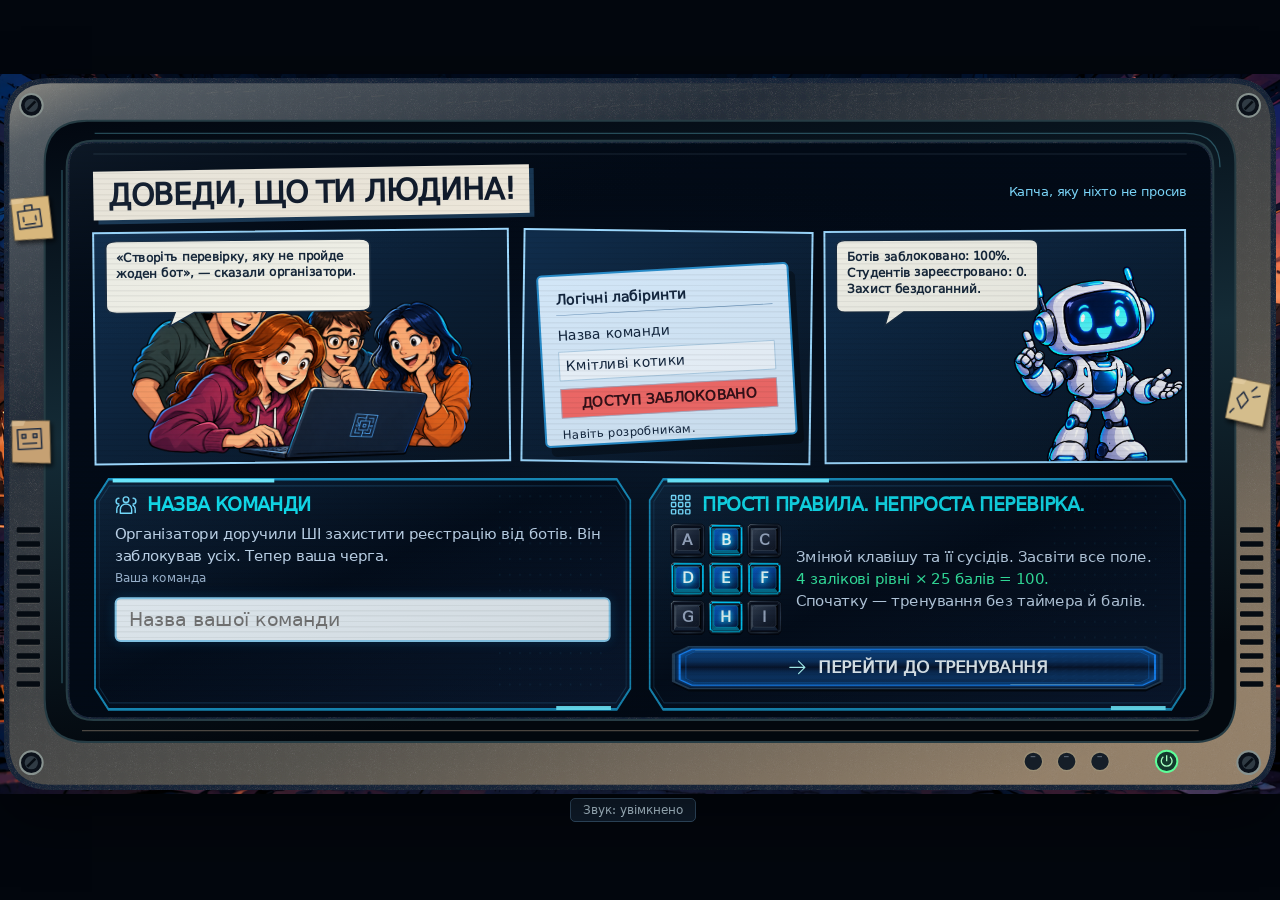
<file: v2/index.html>
<!doctype html>
<html lang="uk">
  <head>
    <meta charset="utf-8" />
    <meta name="viewport" content="width=device-width,initial-scale=1" />
    <title>Доведи, що ти людина! — CAPTCHA AI</title>
    <link rel="icon" href="data:," />
    <link rel="stylesheet" href="./assets/components.css" />
    <script type="module" crossorigin src="./assets/index-BP2Zt091.js"></script>
    <link rel="stylesheet" crossorigin href="./assets/index-BarRuhfQ.css">
  </head>
  <body class="game">
    <main id="app"></main>
    <aside class="utility">
      <button id="audio" type="button"></button
      ><span id="storage-warning" role="status"></span>
    </aside>
  </body>
</html>
</file>
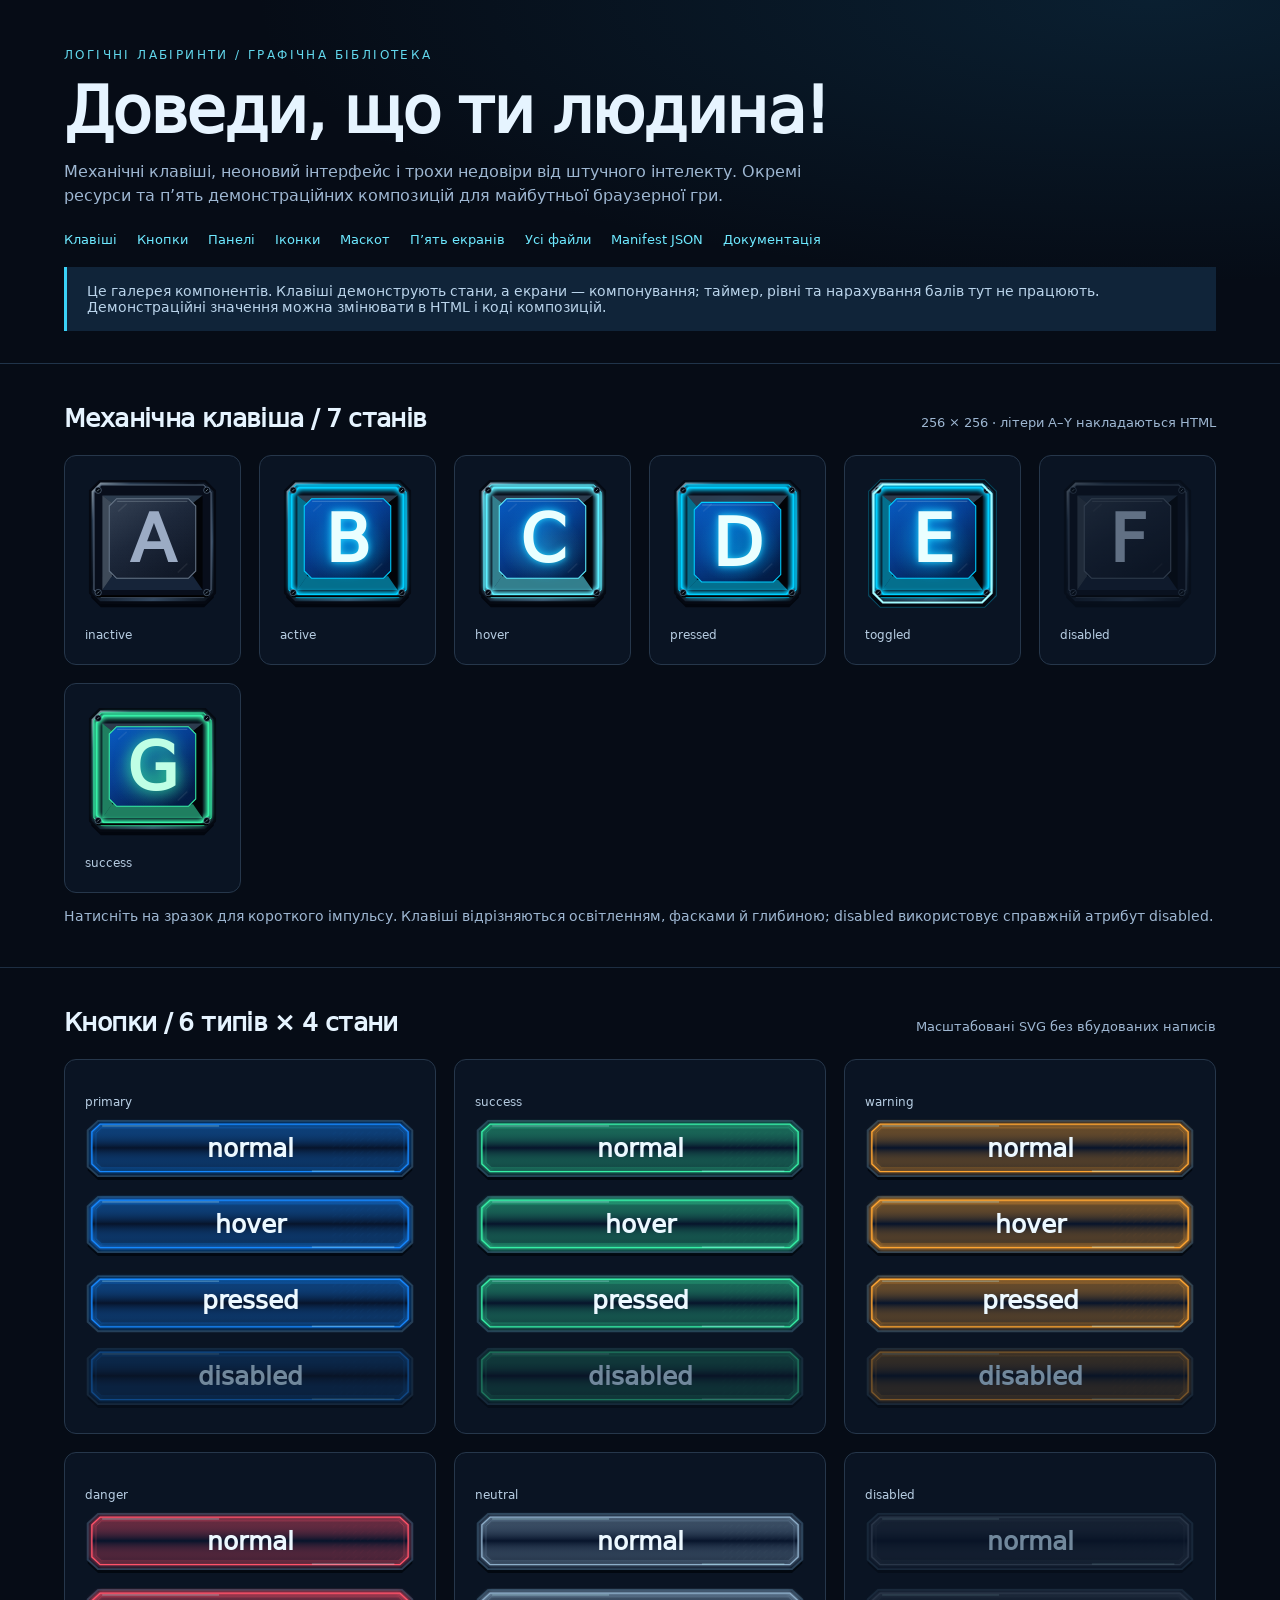
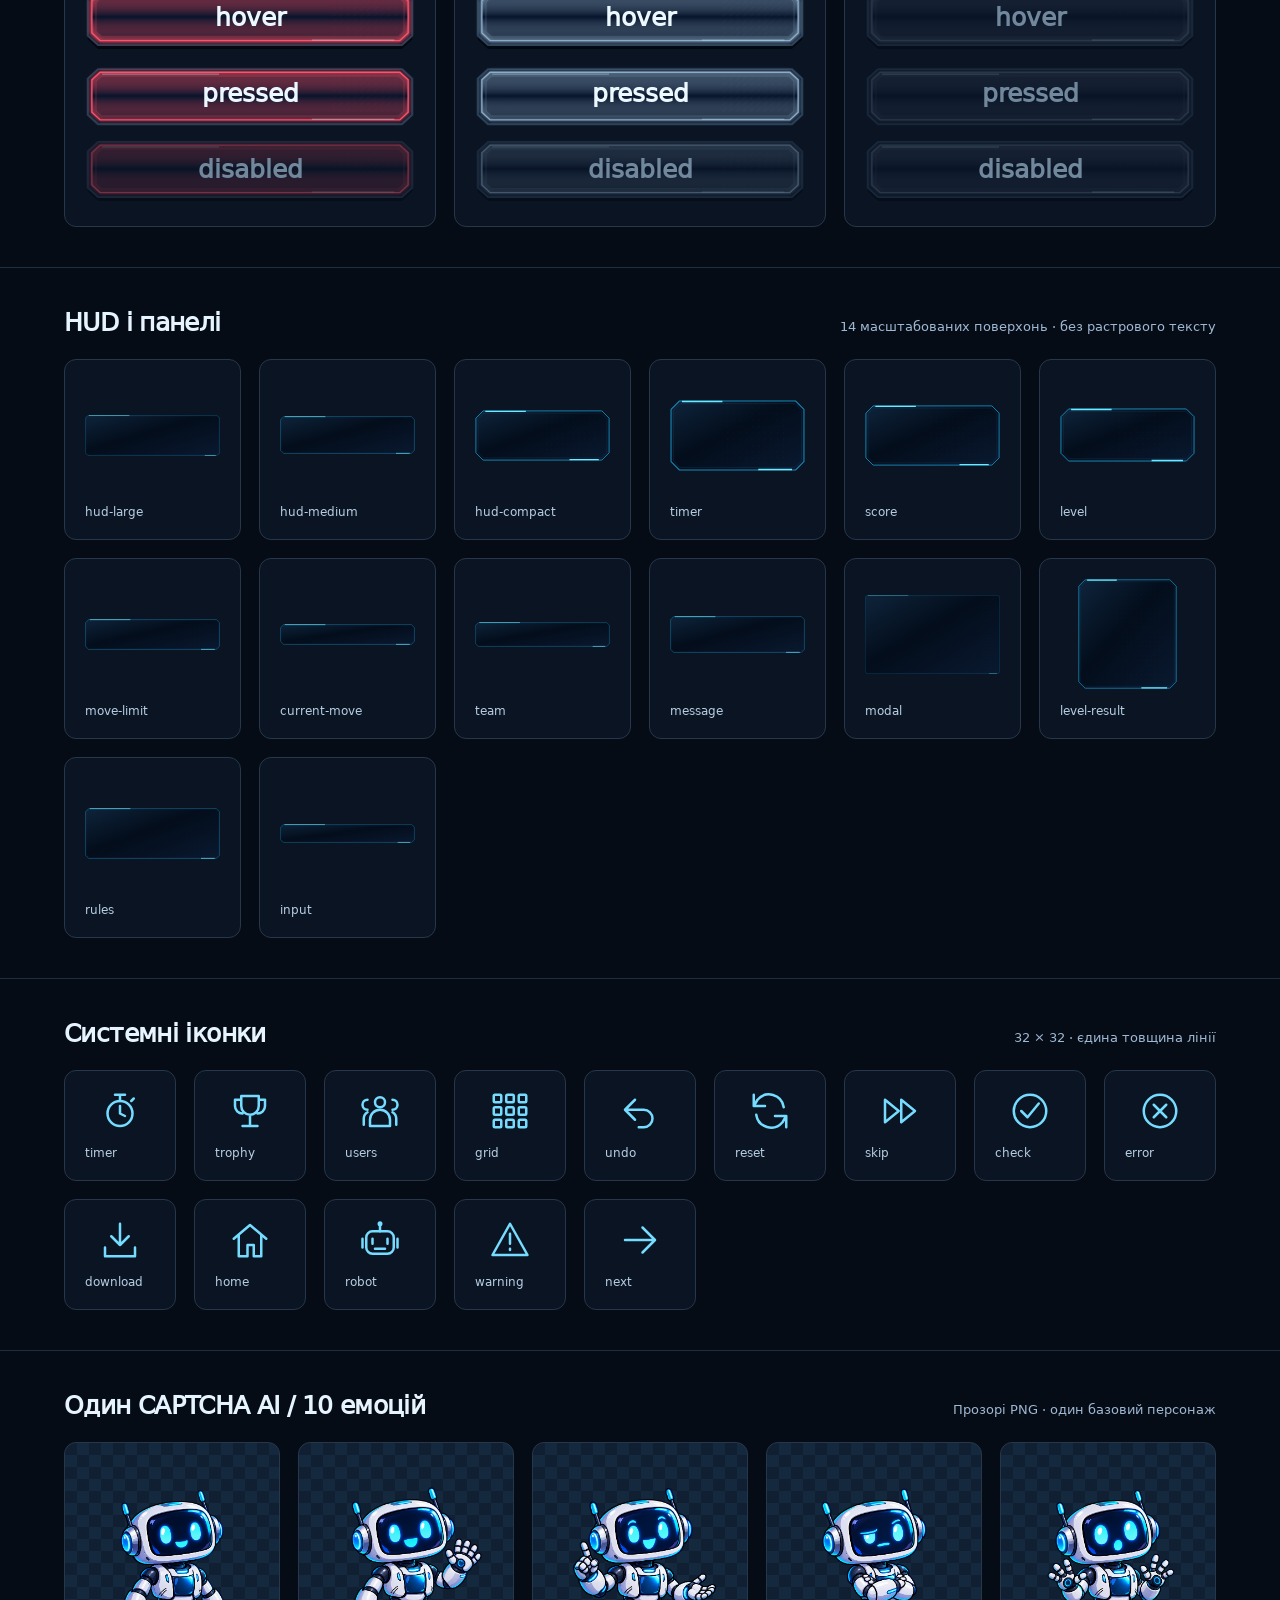
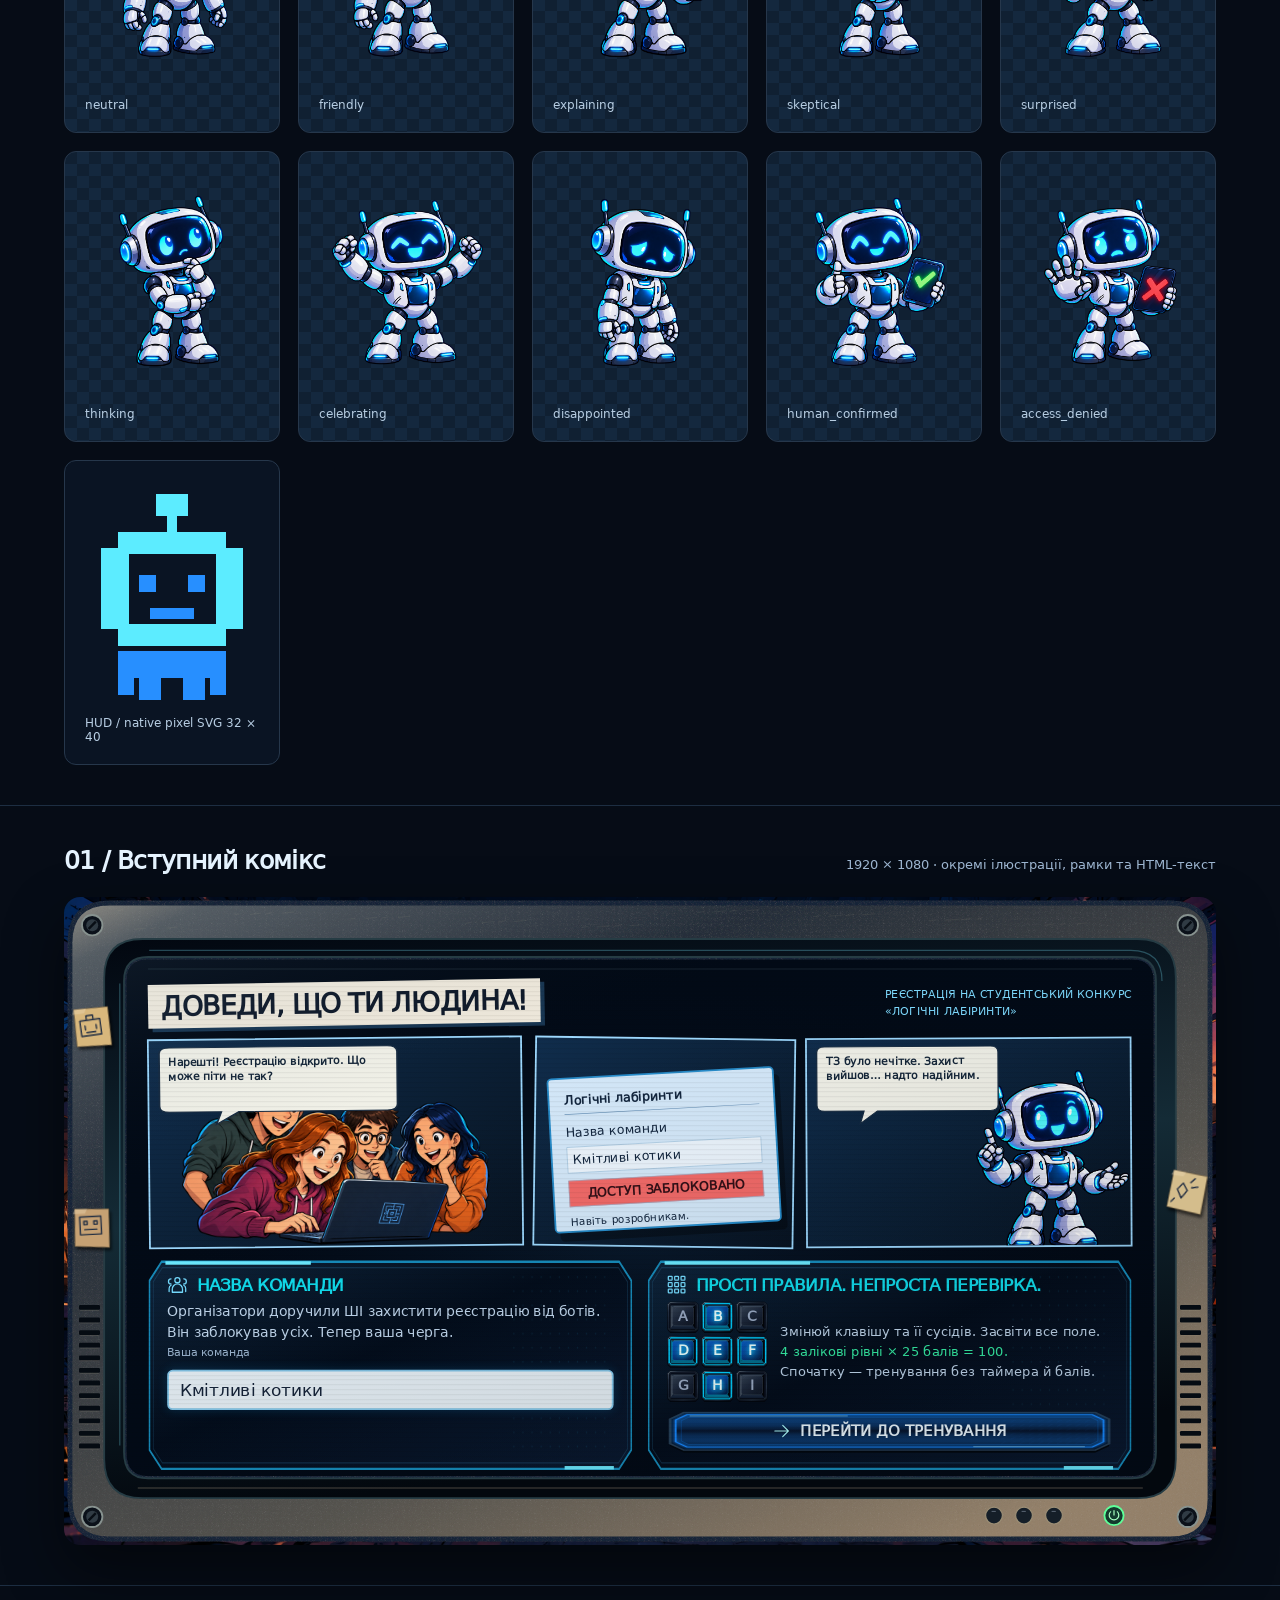
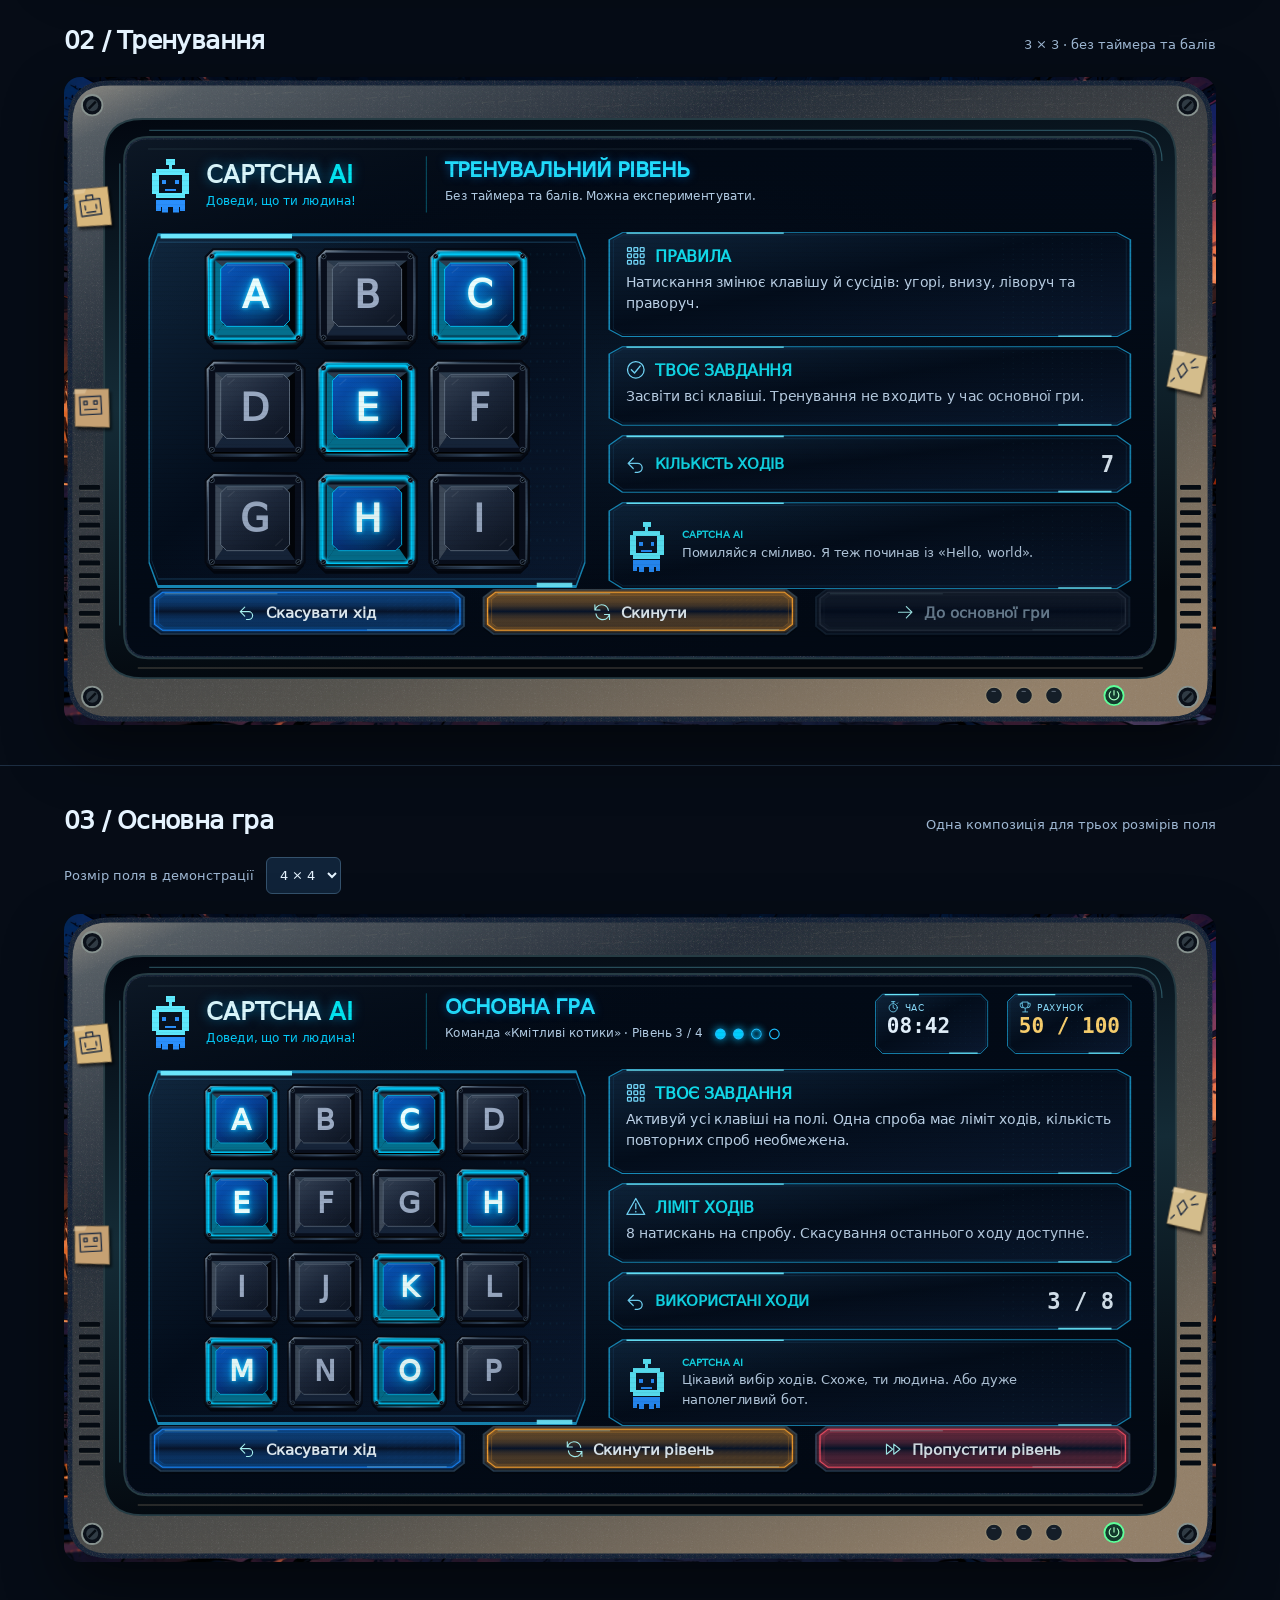
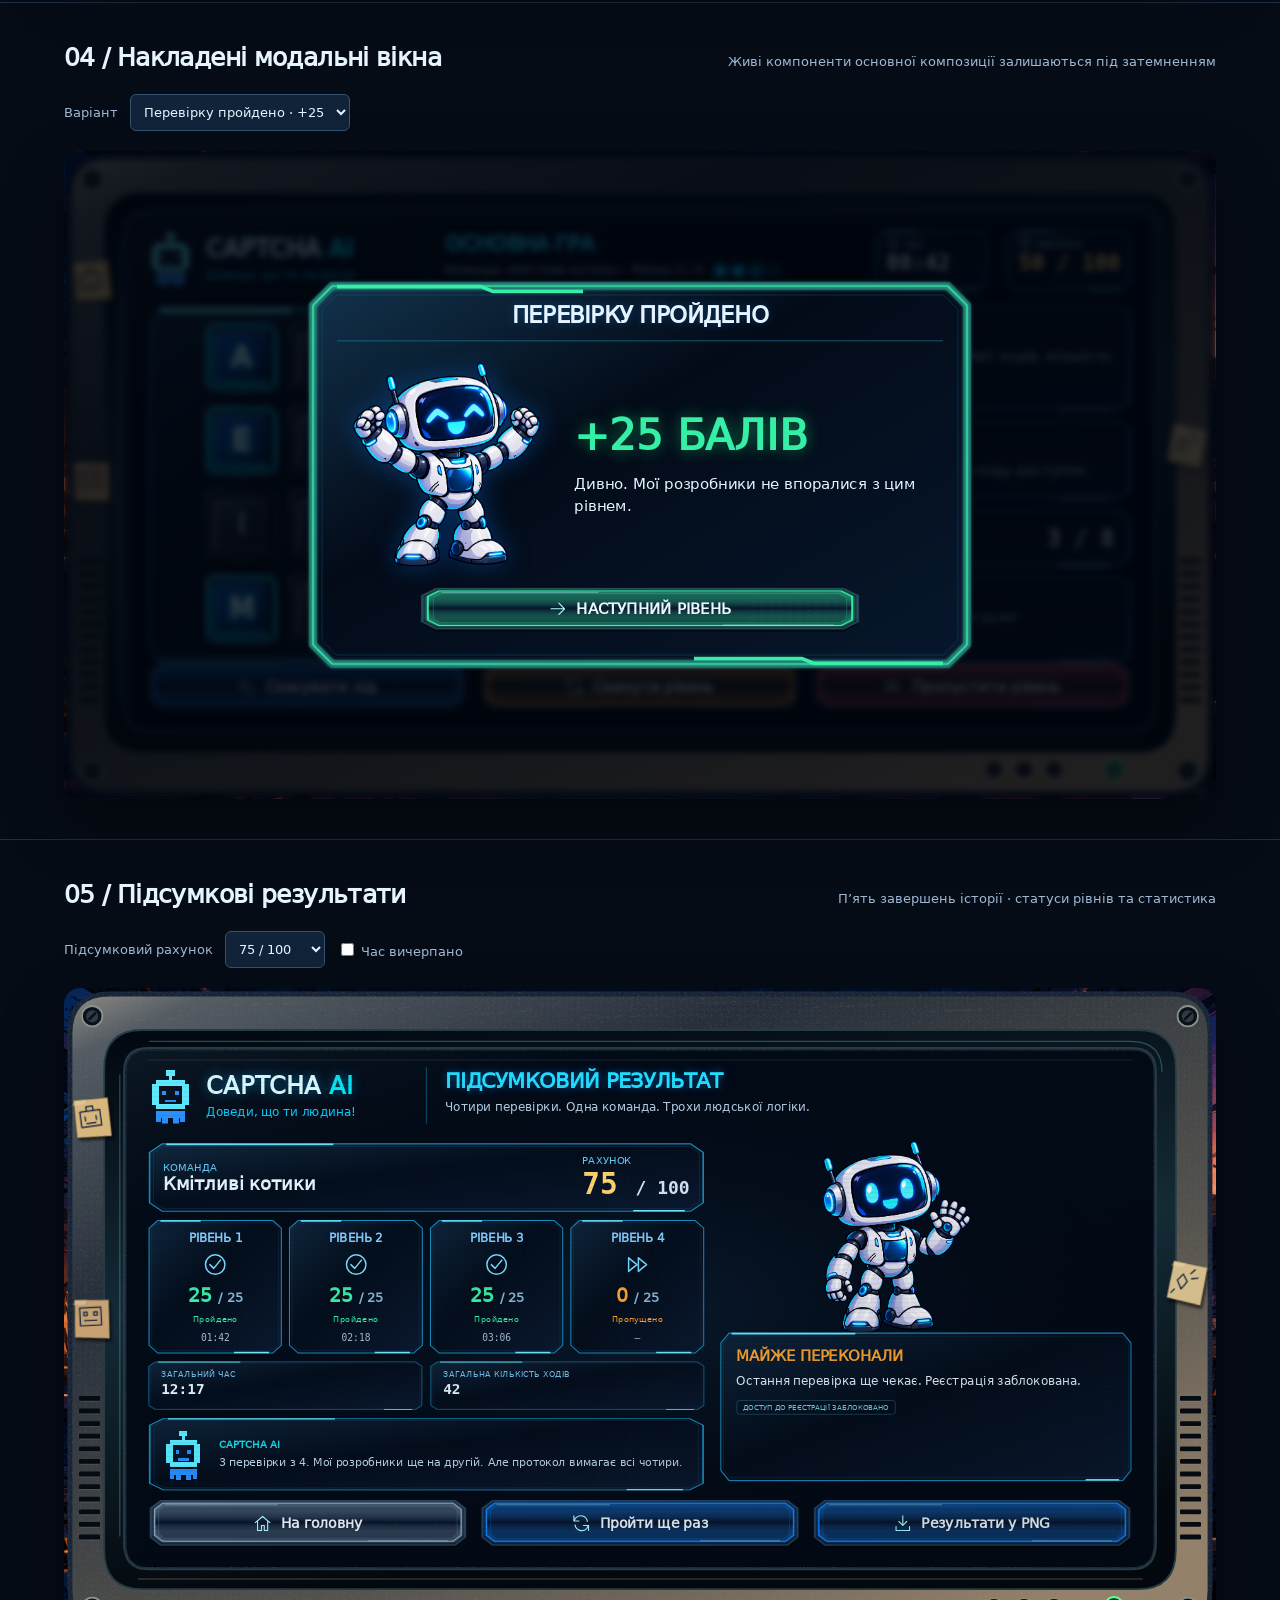
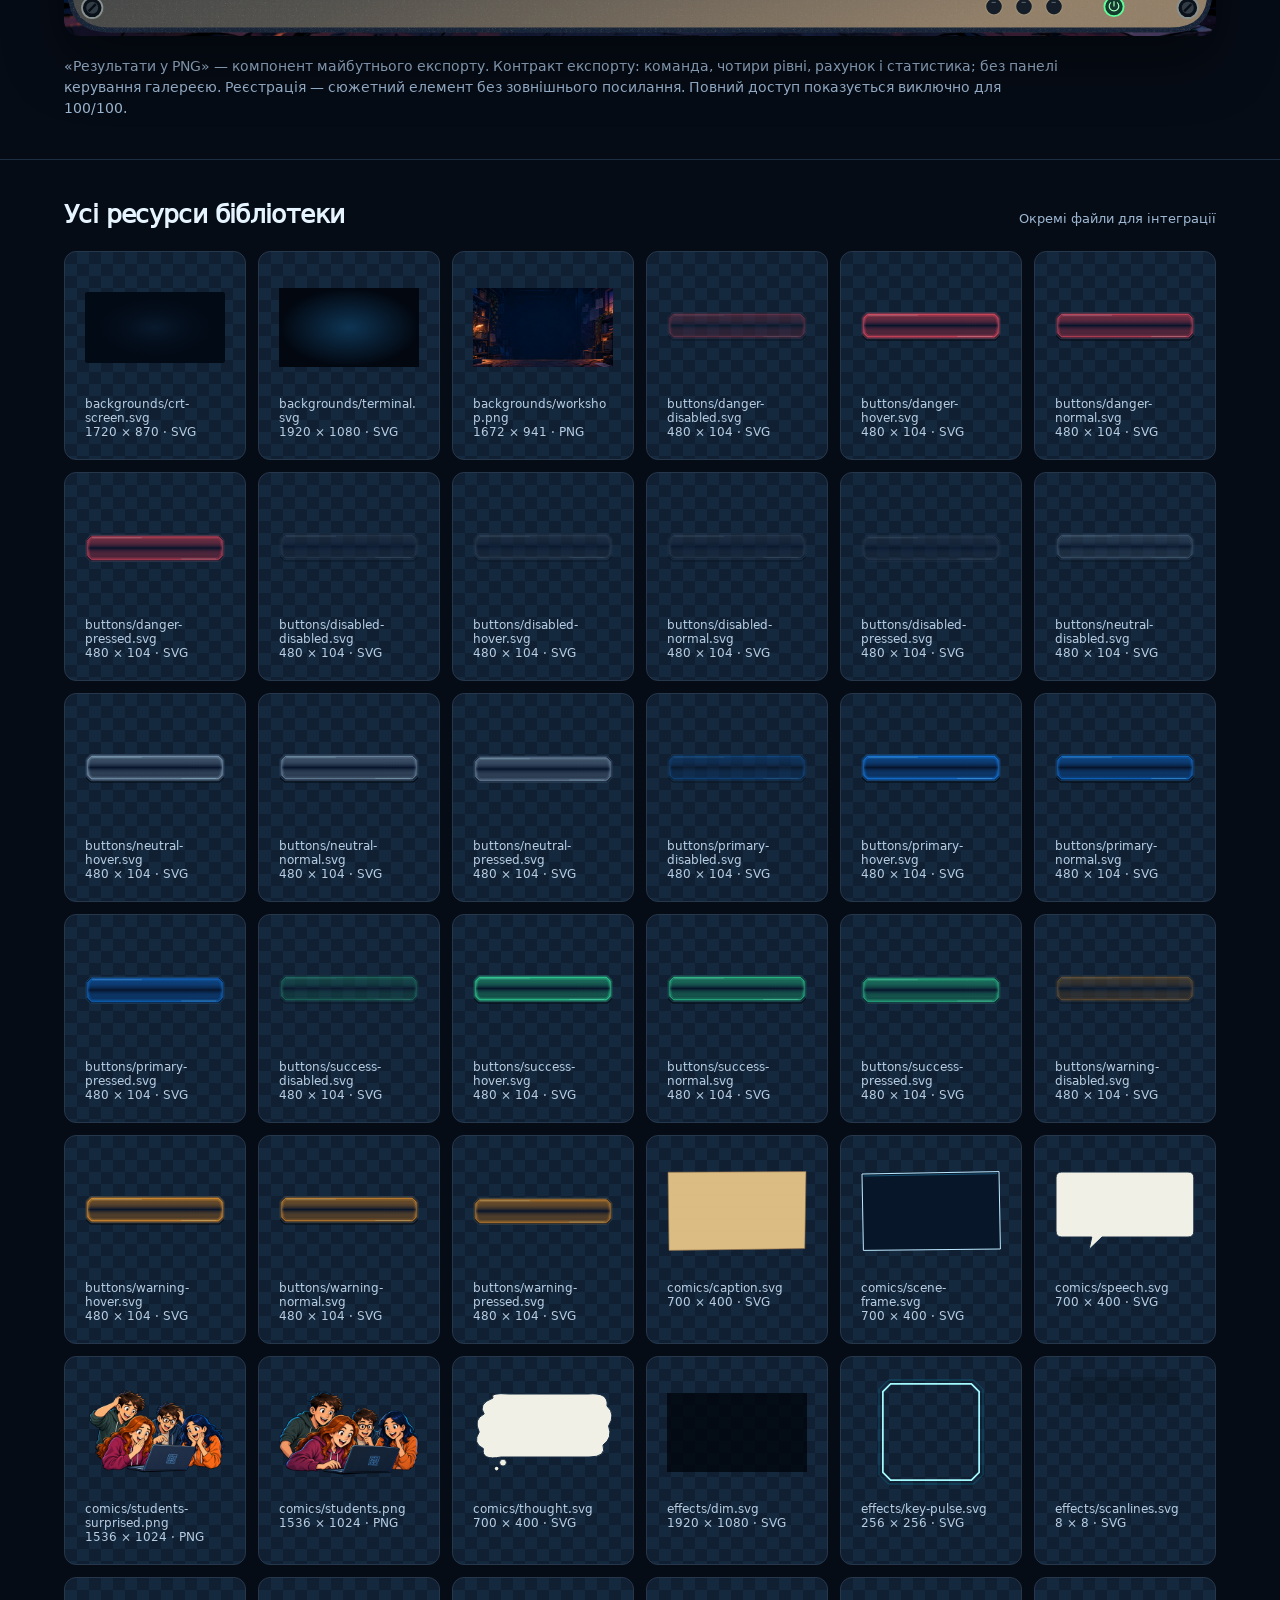
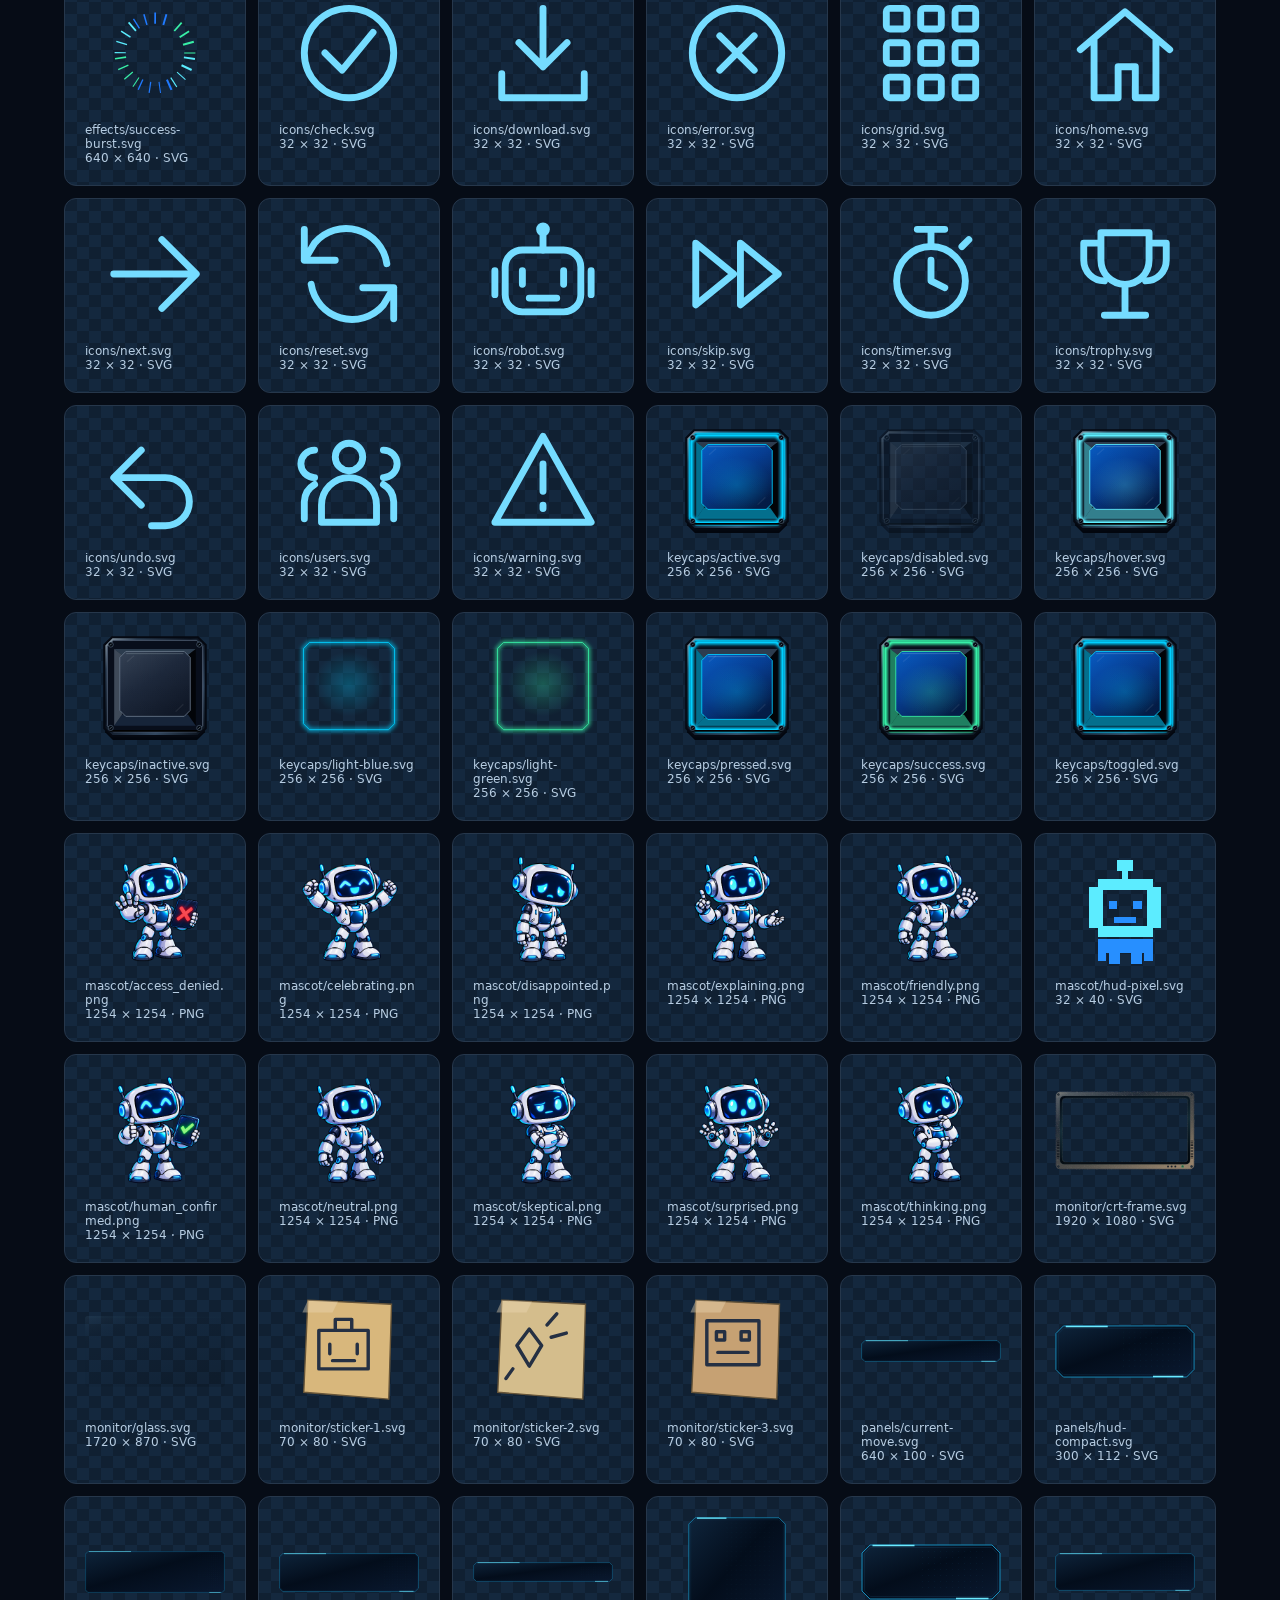
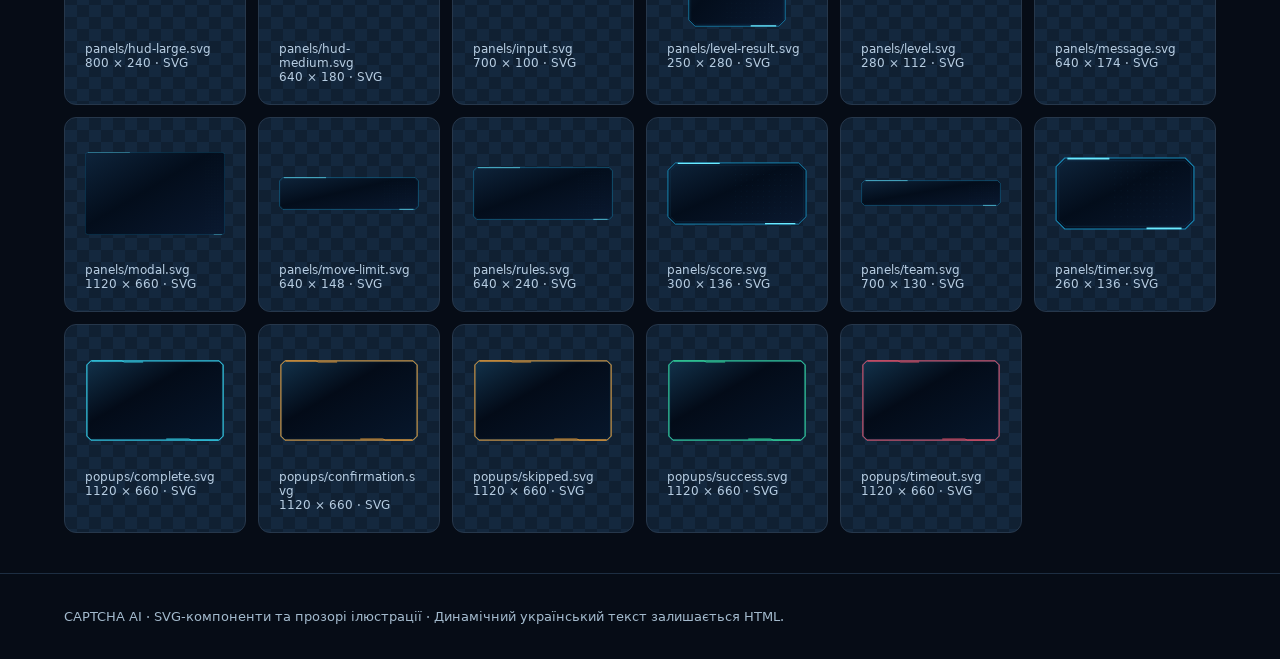
<file: assets/preview.html>
<!doctype html>
<html lang="uk"><head><meta charset="utf-8"><meta name="viewport" content="width=device-width,initial-scale=1"><title>CAPTCHA AI — бібліотека асетів</title><link rel="stylesheet" href="components.css"><script defer src="preview.js"></script></head>
<body>
<header class="library-header"><div class="eyebrow">Логічні лабіринти / графічна бібліотека</div><h1>Доведи, що ти людина!</h1><p>Механічні клавіші, неоновий інтерфейс і трохи недовіри від штучного інтелекту. Окремі ресурси та п’ять демонстраційних композицій для майбутньої браузерної гри.</p><nav class="library-nav" aria-label="Розділи бібліотеки"><a href="#keycaps">Клавіші</a><a href="#buttons">Кнопки</a><a href="#panels">Панелі</a><a href="#icons">Іконки</a><a href="#mascot">Маскот</a><a href="#screen-intro">П’ять екранів</a><a href="#all-assets">Усі файли</a><a href="assets_manifest.json">Manifest JSON</a><a href="README.md">Документація</a></nav><div class="notice">Це галерея компонентів. Клавіші демонструють стани, а екрани — компонування; таймер, рівні та нарахування балів тут не працюють. Демонстраційні значення можна змінювати в HTML і коді композицій.</div></header>
<main id="gallery"></main><footer class="library-footer">CAPTCHA AI · SVG-компоненти та прозорі ілюстрації · Динамічний український текст залишається HTML.</footer>
</body></html>
</file>
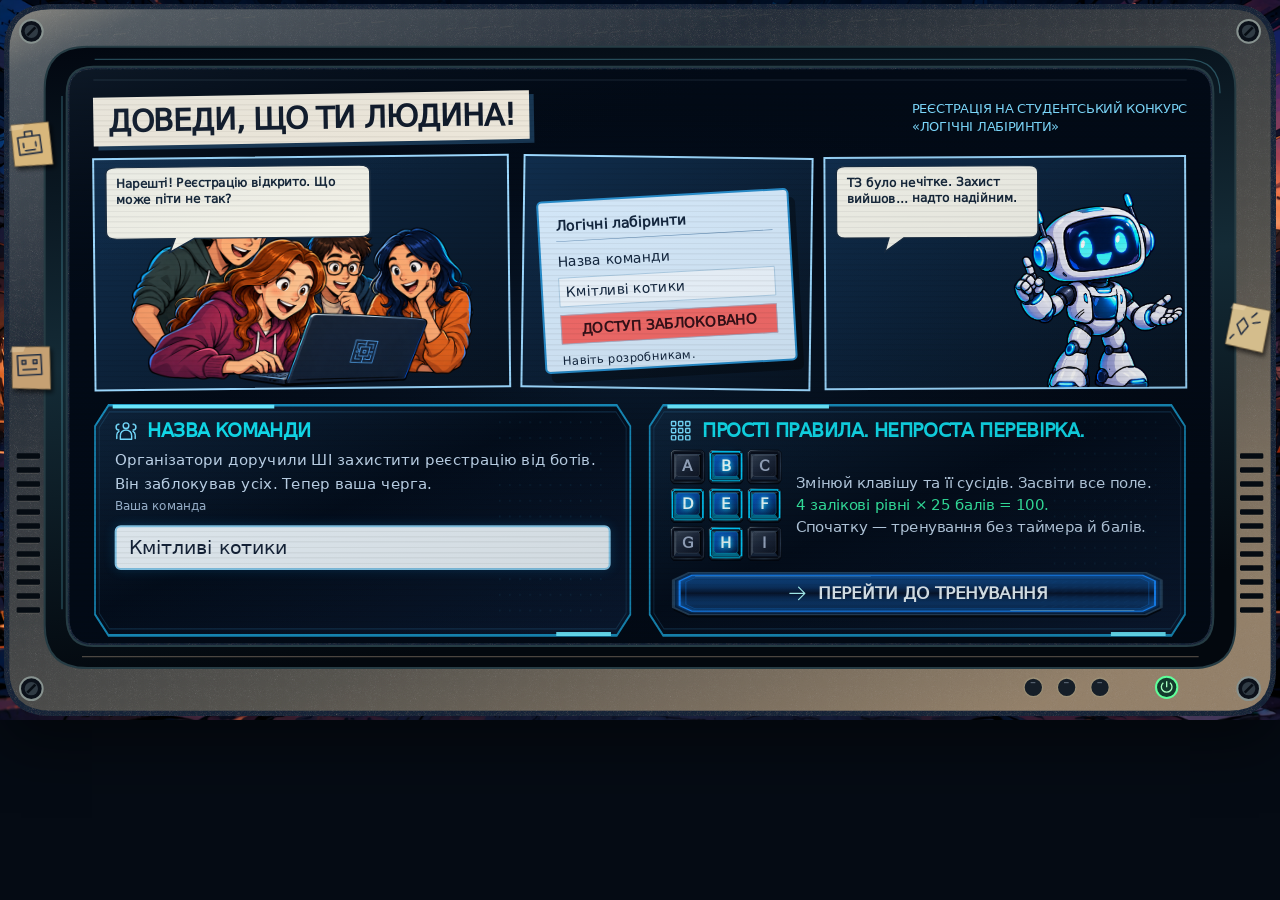
<file: assets/screens/intro.html>
<!doctype html><html lang="uk"><head><meta charset="utf-8"><meta name="viewport" content="width=device-width, initial-scale=1"><title>CAPTCHA AI — intro</title><link rel="stylesheet" href="../components.css"><script defer src="../preview.js"></script></head><body data-screen="intro"><main id="gallery"></main></body></html>
</file>
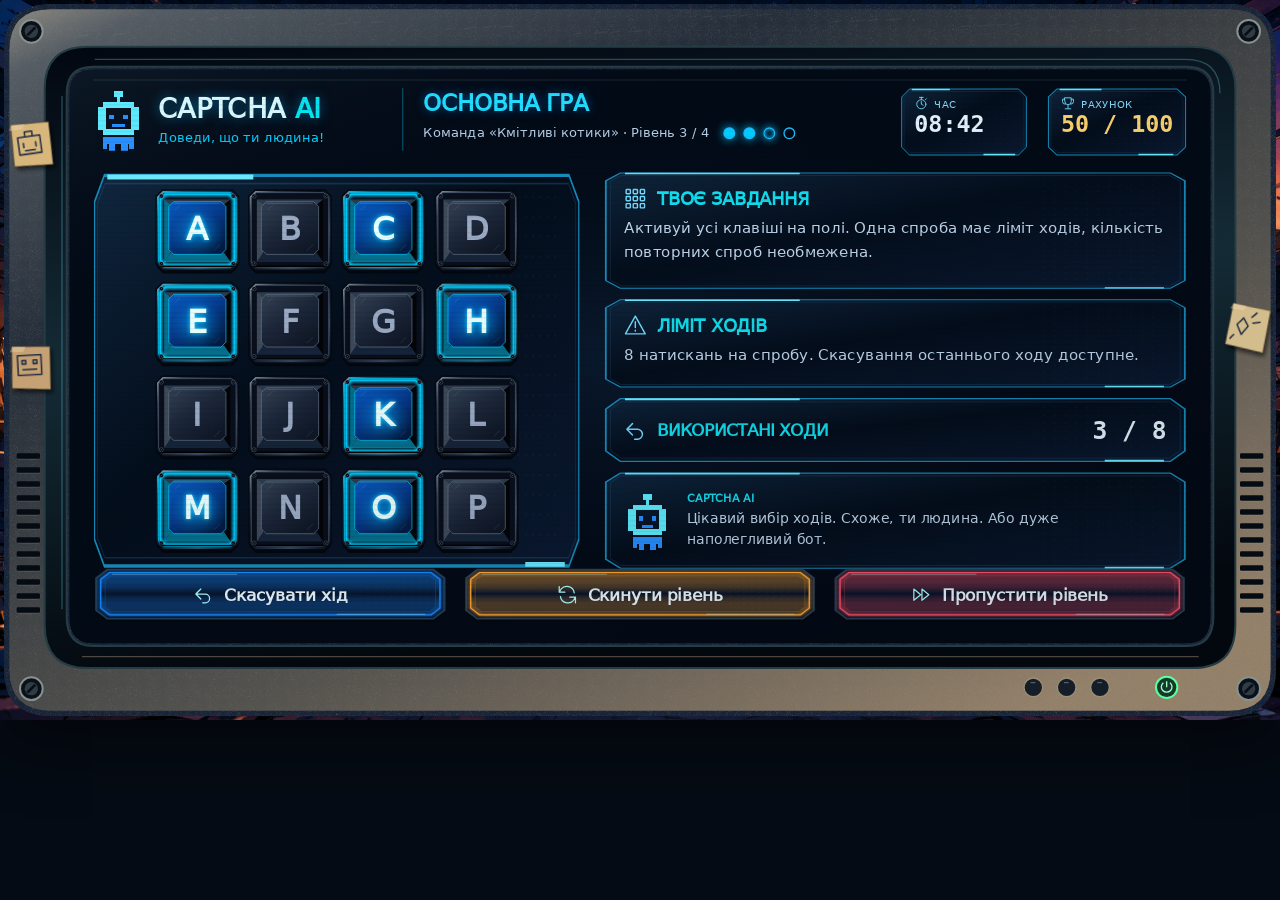
<file: assets/screens/main.html>
<!doctype html><html lang="uk"><head><meta charset="utf-8"><meta name="viewport" content="width=device-width, initial-scale=1"><title>CAPTCHA AI — main</title><link rel="stylesheet" href="../components.css"><script defer src="../preview.js"></script></head><body data-screen="main"><main id="gallery"></main></body></html>
</file>
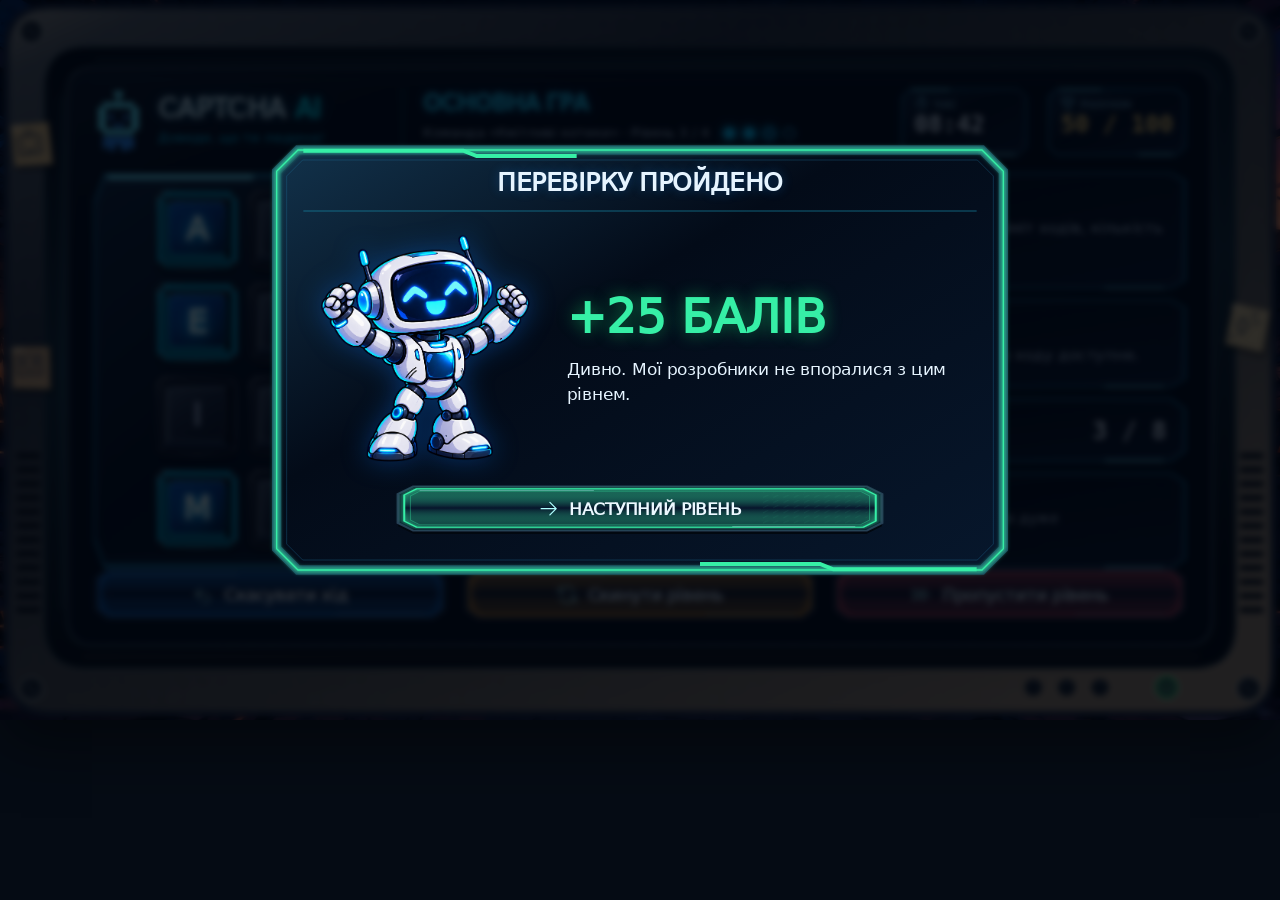
<file: assets/screens/popup.html>
<!doctype html><html lang="uk"><head><meta charset="utf-8"><meta name="viewport" content="width=device-width, initial-scale=1"><title>CAPTCHA AI — popup</title><link rel="stylesheet" href="../components.css"><script defer src="../preview.js"></script></head><body data-screen="popup"><main id="gallery"></main></body></html>
</file>
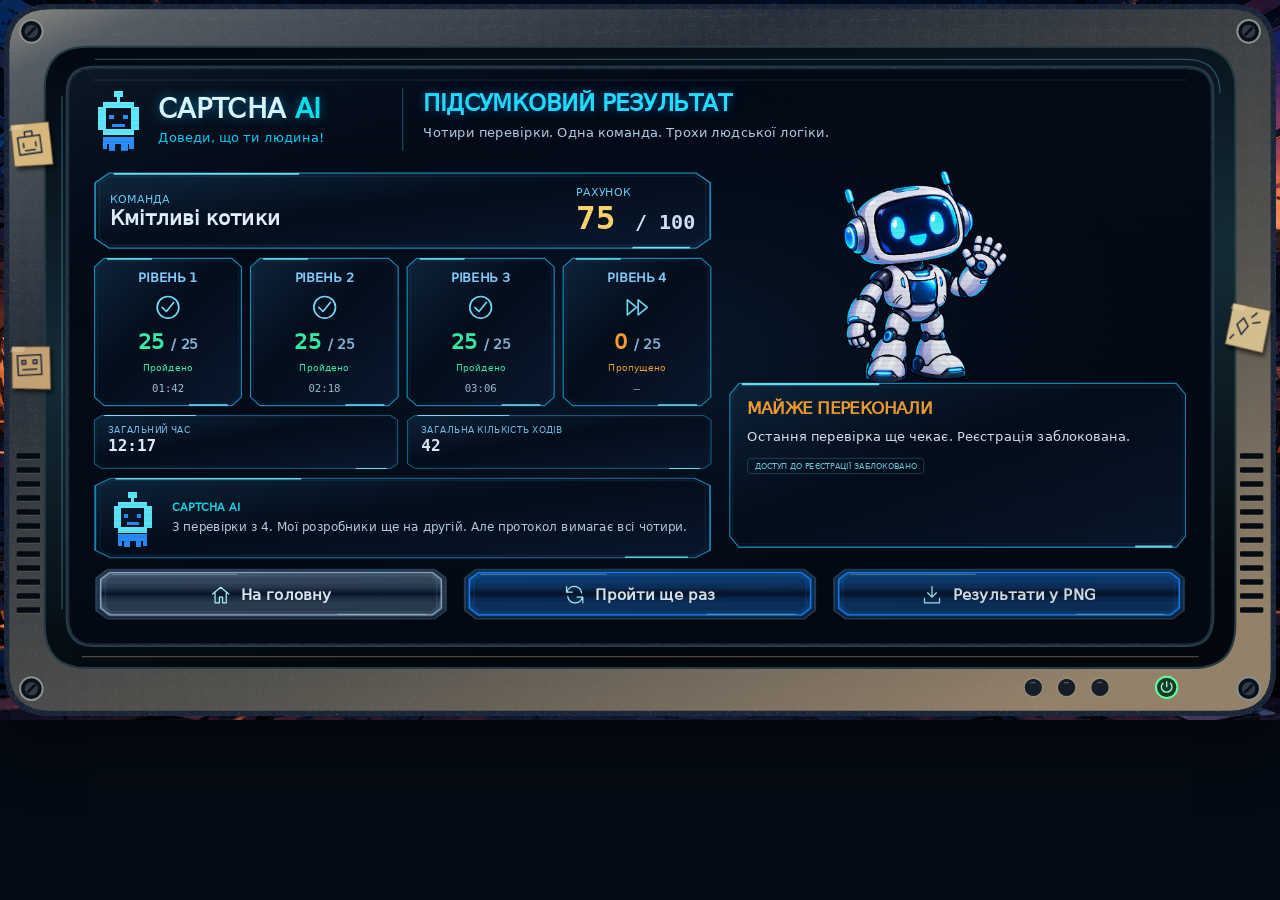
<file: assets/screens/results.html>
<!doctype html><html lang="uk"><head><meta charset="utf-8"><meta name="viewport" content="width=device-width, initial-scale=1"><title>CAPTCHA AI — results</title><link rel="stylesheet" href="../components.css"><script defer src="../preview.js"></script></head><body data-screen="results"><main id="gallery"></main></body></html>
</file>
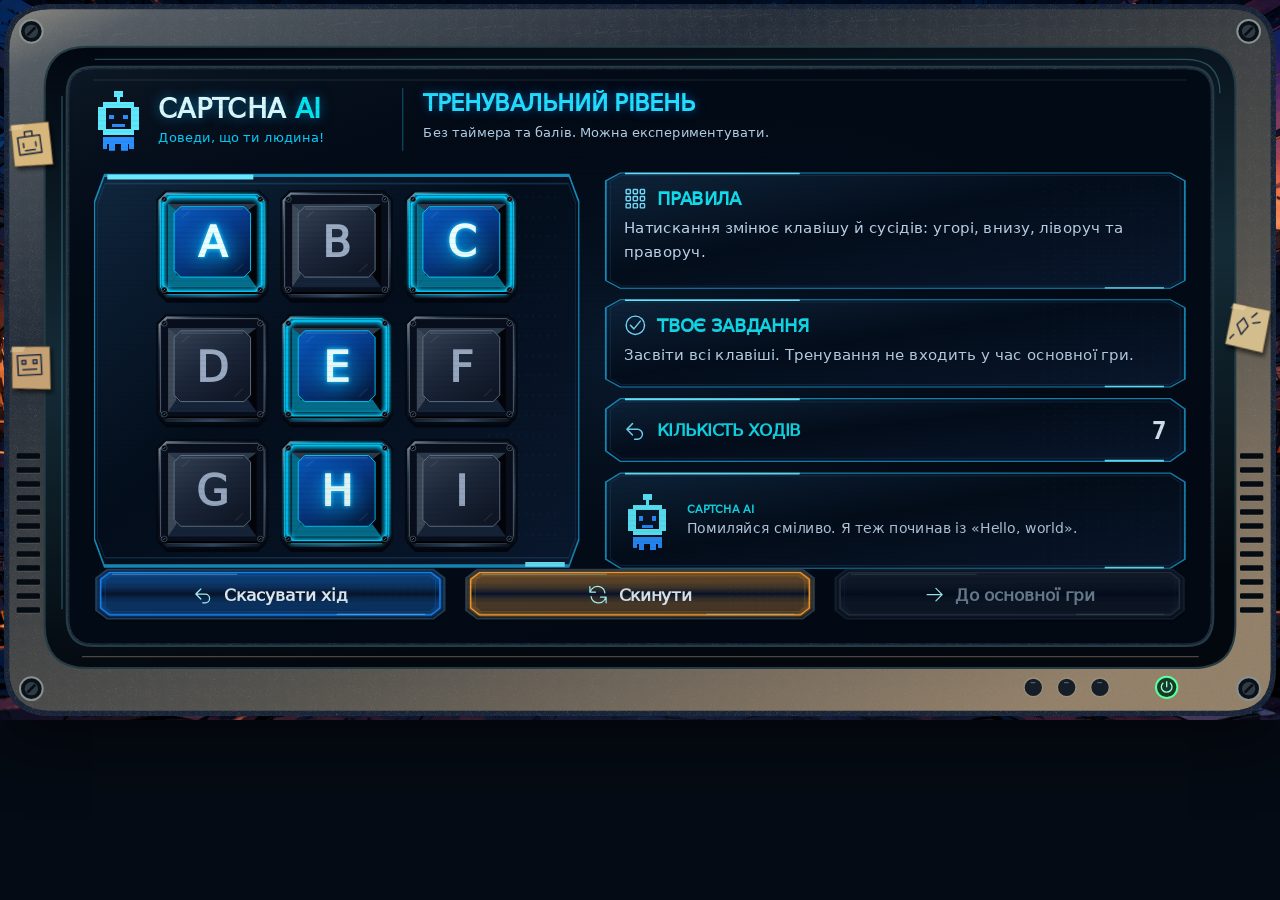
<file: assets/screens/training.html>
<!doctype html><html lang="uk"><head><meta charset="utf-8"><meta name="viewport" content="width=device-width, initial-scale=1"><title>CAPTCHA AI — training</title><link rel="stylesheet" href="../components.css"><script defer src="../preview.js"></script></head><body data-screen="training"><main id="gallery"></main></body></html>
</file>
<file: v2/assets/components.css>
@font-face{font-family:Terminal;src:url(fonts/DejaVuSans.ttf) format('truetype');font-display:swap}*{box-sizing:border-box} :root{--bg:#020a16;--ink:#e6f4ff;--muted:#9eb7d2;--cyan:#00cfff;--blue:#1688ff;--green:#36efa6;--orange:#ffa531;--red:#ff5269}body{margin:0;background:#060c16;color:var(--ink);font-family:Terminal,'DejaVu Sans',Arial,sans-serif}button,input,select{font:inherit}button{cursor:pointer}button:disabled{cursor:not-allowed}button:focus-visible,a:focus-visible,input:focus-visible,select:focus-visible{outline:3px solid #fff;outline-offset:4px}a{color:#6ee9ff}h1,h2,h3,p{margin:0}h1,h2,h3{letter-spacing:-.025em}p{line-height:1.5}.library-header{padding:48px 5vw 32px;border-bottom:1px solid #20344a;background:radial-gradient(at 90% 0,#12466655,transparent 55%)}.eyebrow{font-size:12px;letter-spacing:.2em;color:#62d8ed;text-transform:uppercase}.library-header h1{font-size:clamp(32px,5vw,64px);margin:12px 0}.library-header p{max-width:800px;color:var(--muted)}.library-nav{display:flex;flex-wrap:wrap;gap:20px;margin-top:24px}.library-nav a{font-size:13px;text-decoration:none}.library-section{padding:40px 5vw;border-bottom:1px solid #1d2e42}.section-title{display:flex;align-items:baseline;justify-content:space-between;gap:20px;margin-bottom:22px}.section-title h2{font-size:25px}.section-title small{color:var(--muted)}.gallery-grid{display:grid;grid-template-columns:repeat(auto-fit,minmax(165px,1fr));gap:18px}.sample{background:#0a1423;border:1px solid #26374b;border-radius:12px;padding:20px;min-width:0}.sample img{max-width:100%;height:140px;object-fit:contain;display:block;margin:auto}.sample figcaption,.sample .sample-name{font-size:12px;color:#b7cde2;margin-top:15px;overflow-wrap:anywhere}.sample.transparent{background-color:#102032;background-image:linear-gradient(45deg,#14283e 25%,transparent 25%),linear-gradient(-45deg,#14283e 25%,transparent 25%),linear-gradient(45deg,transparent 75%,#14283e 75%),linear-gradient(-45deg,transparent 75%,#14283e 75%);background-size:24px 24px;background-position:0 0,0 12px,12px -12px,-12px 0}.sample button{width:100%}.sample .keycap{max-width:180px;margin:auto}.gallery-buttons{grid-template-columns:repeat(auto-fit,minmax(300px,1fr))}.gallery-buttons .sample{display:grid;gap:10px}.gallery-buttons .ui-button{height:66px}.gallery-icons{grid-template-columns:repeat(auto-fit,minmax(100px,1fr))}.gallery-icons .sample img{height:40px}.gallery-panels .sample img{height:110px}.controls{display:flex;align-items:center;flex-wrap:wrap;gap:12px;margin:16px 0;color:var(--muted);font-size:13px}.controls select{background:#102339;border:1px solid #34526d;color:var(--ink);padding:9px;border-radius:6px}.screen-wrap{position:relative;width:100%;aspect-ratio:16/9;overflow:hidden;background:#020812;border-radius:16px;box-shadow:0 25px 60px #0007;margin-top:20px}.screen-stage{position:absolute;width:1920px;height:1080px;transform-origin:top left;background:#050b14 url(backgrounds/workshop.png) center/cover;font-size:25px}.monitor-frame{position:absolute;inset:0;width:100%;height:100%;z-index:4;pointer-events:none}.monitor-glass{position:absolute;left:100px;top:100px;width:1720px;height:870px;z-index:3;pointer-events:none}.monitor-inner{position:absolute;left:100px;top:100px;width:1720px;height:870px;padding:32px 40px;background:#020a16 url(backgrounds/crt-screen.svg) center/100% 100%;border-radius:30px;overflow:hidden}.monitor-inner:after{content:'';position:absolute;inset:0;background:url(effects/scanlines.svg);opacity:.3;pointer-events:none;z-index:2}.sticker{position:absolute;width:65px;height:76px;z-index:5;pointer-events:none;filter:drop-shadow(3px 5px 3px #0009)}.sticker.one{top:180px;left:16px;transform:rotate(-8deg)}.sticker.two{top:455px;right:15px;transform:rotate(9deg)}.sticker.three{top:515px;left:15px;transform:rotate(-3deg)}.screen-header{height:112px;display:flex;align-items:flex-start;gap:30px;margin-bottom:14px}.brand{display:flex;gap:22px;align-items:center;min-width:465px;border-right:2px solid #0ba5c366;padding-right:30px}.brand img{width:75px;height:94px;image-rendering:pixelated}.brand strong{font-size:40px;letter-spacing:.02em;color:#dffbff;text-shadow:0 0 18px #00b5ff88}.brand small{display:block;color:var(--cyan);font-size:20px;margin-top:8px}.header-title{flex:1;padding-top:3px}.header-title h2{font-size:35px;color:#21dfff;text-shadow:0 0 15px #008cff88}.header-title p{font-size:20px;color:#b3cde5;margin-top:8px}.stat{position:relative;background:url(panels/timer.svg) center/100% 100%;padding:12px 20px;min-width:190px;height:102px}.stat label{display:block;font-size:15px;color:#8cdfff;text-transform:uppercase;letter-spacing:.06em}.stat strong{font-size:35px;display:block;white-space:nowrap}.stat.score strong{color:#ffd46f}.stat .icon{width:22px;height:22px;vertical-align:-4px;margin-right:8px}.progress{display:inline-flex;gap:12px;margin-left:15px;vertical-align:middle}.progress i{width:18px;height:18px;border:2px solid #1cbfff;border-radius:50%}.progress i.done{background:#00cfff;box-shadow:0 0 14px #00bfff}.progress i.current{box-shadow:0 0 12px #00bfff,inset 0 0 8px #00bfff}.play-layout{display:grid;grid-template-columns:730px 1fr;gap:36px;height:580px}.board-wrap{display:flex;align-items:center;justify-content:center;background:url(panels/hud-large.svg) center/100% 100%;position:relative}.board{width:565px;height:565px;display:grid;grid-template-columns:repeat(var(--n,3),1fr);gap:calc(565px / var(--n,3) * .04);padding:6px}.keycap{aspect-ratio:1;position:relative;background:none;border:0;padding:0;display:block;color:#9babc4;isolation:isolate;transition:filter .14s}.keycap img{position:absolute;inset:0;width:100%;height:100%;object-fit:contain;pointer-events:none}.keycap span{position:absolute;inset:0;display:grid;place-items:center;transform:translateY(-3%);font-size:var(--label-size,66px);font-weight:700;line-height:1;pointer-events:none}.keycap[data-state=active],.keycap[data-state=hover],.keycap[data-state=pressed],.keycap[data-state=toggled]{color:#eaffff;text-shadow:0 0 7px #26d9ff,0 0 22px #00a2ff}.keycap[data-state=success]{color:#bfffe5;text-shadow:0 0 16px #36efa6}.keycap[data-state=disabled]{color:#617084}.keycap:not(:disabled):hover{filter:brightness(1.2)}.keycap:not(:disabled):active span,.keycap[data-state=pressed] span{transform:translateY(0)}.keycap[data-state=toggled]:after{content:'';position:absolute;inset:0;background:url(effects/key-pulse.svg) center/contain;animation:togglePulse .32s ease-out}.keycap.demo-pulse:after{content:'';position:absolute;inset:0;background:url(effects/key-pulse.svg) center/contain;animation:togglePulse .32s ease-out}.sidebar{display:flex;flex-direction:column;gap:14px}.ui-panel{position:relative;background:url(panels/hud-medium.svg) center/100% 100%;padding:23px 30px;min-width:0}.ui-panel h3{font-size:27px;color:#11deee;display:flex;align-items:center;gap:15px;margin-bottom:10px}.ui-panel p{font-size:23px;color:#c1d7ed}.ui-panel .icon{width:34px;height:34px}.ui-panel.rules{height:176px;background-image:url(panels/rules.svg)}.ui-panel.task{height:134px}.ui-panel.moves{height:98px;display:flex;align-items:center;justify-content:space-between;gap:20px;background-image:url(panels/current-move.svg)}.ui-panel.moves h3{margin:0;font-size:25px}.ui-panel.moves strong{font-size:37px}.ui-panel.message{height:146px;background-image:url(panels/message.svg);display:flex;align-items:center;gap:24px}.ui-panel.message .pixel{width:70px;height:88px;image-rendering:pixelated;flex-shrink:0}.ui-panel.message p{font-size:21px}.ui-panel.message b{display:block;color:#13deef;font-size:17px;margin-bottom:5px}.screen-footer{height:88px;display:flex;gap:24px;margin-top:14px}.ui-button{position:relative;border:0;padding:8px 20px 16px;background:transparent url(buttons/primary-normal.svg) center/100% 100%;color:#ecf8ff;min-height:55px;display:inline-flex;align-items:center;justify-content:center;gap:16px;font-size:25px;font-weight:700;white-space:nowrap;transition:filter .14s;isolation:isolate}.screen-footer .ui-button{flex:1}.ui-button .icon{width:30px;height:30px;filter:brightness(1.5)}.ui-button:hover:not(:disabled){background-image:url(buttons/primary-hover.svg);filter:brightness(1.1)}.ui-button:active:not(:disabled){background-image:url(buttons/primary-pressed.svg);padding-top:14px;padding-bottom:10px}.ui-button.success{background-image:url(buttons/success-normal.svg)}.ui-button.success:hover:not(:disabled){background-image:url(buttons/success-hover.svg)}.ui-button.success:active:not(:disabled){background-image:url(buttons/success-pressed.svg)}.ui-button.warning{background-image:url(buttons/warning-normal.svg)}.ui-button.warning:hover:not(:disabled){background-image:url(buttons/warning-hover.svg)}.ui-button.warning:active:not(:disabled){background-image:url(buttons/warning-pressed.svg)}.ui-button.danger{background-image:url(buttons/danger-normal.svg)}.ui-button.danger:hover:not(:disabled){background-image:url(buttons/danger-hover.svg)}.ui-button.danger:active:not(:disabled){background-image:url(buttons/danger-pressed.svg)}.ui-button.neutral{background-image:url(buttons/neutral-normal.svg)}.ui-button.neutral:hover:not(:disabled){background-image:url(buttons/neutral-hover.svg)}.ui-button.neutral:active:not(:disabled){background-image:url(buttons/neutral-pressed.svg)}.ui-button:disabled{background-image:url(buttons/disabled-disabled.svg);color:#71889c}.ui-button.forced-hover{filter:brightness(1.25)}.ui-button.forced-pressed{transform:translateY(3px)}.muted{color:var(--muted)}.green{color:var(--green)}.orange{color:var(--orange)}.red{color:var(--red)}.mono{font-family:'DejaVu Sans Mono',monospace;font-variant-numeric:tabular-nums}.intro-title{display:flex;align-items:center;justify-content:space-between;height:90px}.intro-title h2{font-size:45px;text-transform:uppercase;transform:rotate(-1deg);padding:10px 22px;background:#eee8db;color:#101a2a;box-shadow:7px 6px 0 #183652}.intro-title small{font-size:19px;color:#7edbff;max-width:470px;line-height:1.45}.comic-strip{height:350px;display:grid;grid-template-columns:1.15fr .8fr 1fr;gap:18px;margin:12px 0 20px}.comic-scene{position:relative;background:linear-gradient(145deg,#102d4c,#071321);border:3px solid #9dd9ff;overflow:hidden;transform:rotate(-.6deg);isolation:isolate}.comic-scene:nth-child(2){transform:rotate(.8deg)}.comic-scene:nth-child(3){transform:rotate(-.3deg)}.comic-scene .students{position:absolute;width:100%;height:100%;object-fit:contain;object-position:bottom;bottom:-15px}.comic-scene .robot-art{height:310px;position:absolute;right:-18px;bottom:-15px}.comic-scene .bubble{position:absolute;top:10px;left:14px;width:65%;height:132px;background:url(comics/speech.svg) center/100% 100%;padding:14px 18px 28px;color:#152639;font-size:18px;font-weight:700;line-height:1.35;z-index:1}.comic-scene .browser-card{position:absolute;inset:55px 25px 30px;border:3px solid #278cca;border-radius:8px;background:#d4e8f9;color:#13263e;padding:24px;font-size:21px;transform:rotate(-4deg);box-shadow:9px 14px 0 #0005}.browser-card b{display:block;border-bottom:1px solid #6c94b9;padding-bottom:10px;margin-bottom:18px}.browser-card span{display:block;margin:12px 0;padding:9px;background:#fff8;border:1px solid #92bad9}.browser-card .blocked{background:#f26a68;color:#341017;font-weight:bold;text-align:center}.intro-lower{display:grid;grid-template-columns:1fr 1fr;gap:24px;height:323px}.intro-lower .ui-panel{padding:25px 32px}.intro-lower h3{font-size:28px}.team-input{display:block;background:#e5eef4;border:3px solid #88cbed;border-radius:9px;color:#152338;padding:14px 18px;width:100%;font-size:28px;margin:17px 0 12px;box-shadow:0 0 18px #16aaff33}.intro-lower .ui-button{width:100%;height:75px;margin-top:14px}.intro-rules{display:flex;gap:20px;align-items:center}.intro-rules .mini{width:170px;flex-shrink:0;display:grid;grid-template-columns:repeat(3,1fr);gap:2px}.intro-rules p{font-size:22px}.mini .keycap span{font-size:23px}.modal-overlay{position:absolute;inset:0;z-index:6;display:flex;align-items:center;justify-content:center;background:rgba(1,5,12,.78);backdrop-filter:blur(5px)}.modal-box{position:relative;width:1120px;height:660px;background:url(popups/success.svg) center/100% 100%;padding:42px 55px;isolation:isolate}.modal-box h2{font-size:38px;text-align:center;border-bottom:1px solid #168ba8;padding-bottom:20px;text-shadow:0 0 16px #1c8dff55}.modal-box .modal-body{height:410px;display:flex;align-items:center;gap:35px}.modal-box .mascot-art{width:360px;height:370px;object-fit:contain;filter:drop-shadow(0 0 20px #0777ff55)}.modal-copy{flex:1}.modal-copy .bonus{font-size:70px;color:var(--green);font-weight:700;text-shadow:0 0 25px #1afe8570;white-space:nowrap}.modal-copy p{font-size:25px;margin-top:20px;line-height:1.5}.modal-box .ui-button{height:80px;display:flex;width:73%;margin:auto}.modal-box[data-kind=confirmation]{width:920px;height:490px;padding:35px 55px}.modal-box[data-kind=confirmation] .modal-body{height:260px}.modal-box[data-kind=confirmation] .mascot-art{height:230px;width:230px}.modal-box[data-kind=confirmation] .bonus{font-size:33px}.modal-box[data-kind=confirmation] .ui-button{font-size:21px;width:47%;height:70px}.confirm-actions{display:flex;gap:18px}.result-layout{display:grid;grid-template-columns:1.35fr 1fr;gap:25px;height:580px}.results-left{display:flex;flex-direction:column;gap:12px}.result-summary{height:116px;display:flex;align-items:center;justify-content:space-between;background:url(panels/team.svg) center/100% 100%;padding:16px 25px}.result-summary small{display:block;color:#67cdfa;font-size:17px}.result-summary .team-name{font-size:30px;max-width:430px;overflow:hidden;text-overflow:ellipsis;white-space:nowrap}.result-summary .total-score{font-size:49px;color:#ffd56d}.level-cards{height:224px;display:grid;grid-template-columns:repeat(4,1fr);gap:10px}.level-card{background:url(panels/level-result.svg) center/100% 100%;padding:18px 12px;text-align:center;display:flex;flex-direction:column;align-items:center;justify-content:space-between}.level-card h3{font-size:20px;color:#84ccff}.level-card .icon{width:40px;height:40px}.level-card strong{font-size:32px}.level-card .status-label{font-size:14px;white-space:nowrap}.level-card small{font-size:16px;color:#a6bfd5}.result-stats{height:82px;display:grid;grid-template-columns:1fr 1fr;gap:12px}.result-stats .ui-panel{padding:14px 22px;font-size:20px}.result-stats small{color:#77c5ee;font-size:14px;display:block;margin-bottom:3px}.result-stats b{font-size:24px}.results-left .message{height:122px;padding:15px 24px}.results-left .message p{font-size:18px}.result-right{position:relative;padding-top:315px}.result-right .mascot-art{position:absolute;top:-6px;width:380px;height:330px;object-fit:contain;left:85px}.registration-card{position:relative;background:url(panels/hud-large.svg) center/100% 100%;padding:25px 28px;min-height:250px}.registration-card h3{font-size:25px;color:var(--orange);margin-bottom:12px}.registration-card p{font-size:20px}.registration-card .story-link{height:61px;margin-top:18px;width:100%;font-size:19px;cursor:default}.registration-card.complete h3{color:var(--green)}.result-footer{display:flex;gap:20px;height:88px;margin-top:14px}.result-footer .ui-button{flex:1;font-size:23px}.grid-notes{font-size:14px;color:#9eb7d2;margin-top:12px;line-height:1.6}.status-badge{display:inline-block;border:1px solid #2d5d74;padding:4px 10px;border-radius:5px;font-size:12px;color:#70d8e9}.asset-index{display:grid;grid-template-columns:repeat(auto-fill,minmax(180px,1fr));gap:12px}.asset-index figure{margin:0}.asset-index .sample img{height:110px}.export-note{max-width:1000px;font-size:14px;color:var(--muted);margin-top:20px}.single-screen{background:#050b14}.single-screen .screen-wrap{max-width:1920px;margin:0 auto;border-radius:0}.single-screen #gallery{padding:0}.screen-caption{margin-top:12px;color:#9eb7d2;font-size:13px}.notice{padding:16px 20px;background:#102439;border-left:3px solid #3ad2f7;color:#bad4eb;font-size:14px;margin-top:20px}footer.library-footer{padding:35px 5vw;color:#a3bacd;font-size:13px}@keyframes togglePulse{from{opacity:1;transform:scale(.9)}to{opacity:0;transform:scale(1.1)}}@media(prefers-reduced-motion:reduce){*,*:before,*:after{animation:none!important;transition:none!important}}@media(max-width:600px){.library-section{padding:25px 14px}.library-header{padding:30px 18px}.section-title{display:block}.section-title small{display:block;margin-top:10px}.gallery-grid{grid-template-columns:repeat(2,minmax(0,1fr))}.gallery-buttons{grid-template-columns:1fr}.gallery-icons{grid-template-columns:repeat(3,1fr)}.screen-wrap{border-radius:5px}.library-nav{gap:14px}.sample{padding:12px}.controls label{width:100%}}

figure.sample{margin:0}#mascot .gallery-grid{grid-template-columns:repeat(auto-fit,minmax(210px,1fr))}#mascot .sample img{height:220px;width:100%}
@media(max-width:600px){#mascot .gallery-grid{grid-template-columns:repeat(2,minmax(0,1fr))}#mascot .sample img{height:160px}}
</file>
<file: v2/assets/index-BarRuhfQ.css>
html,body{min-height:100%;background:#02060d}.game{display:flex;flex-direction:column;align-items:center;justify-content:center;min-height:100vh}#app{width:min(100vw,calc((100vh - 36px) * 16 / 9),1920px)}.game .screen-wrap{margin:0;border-radius:0}.utility{height:32px;display:flex;gap:15px;align-items:center;font-size:12px;color:#b5cadc}.utility button{background:#101e2e;border:1px solid #35526c;color:#c6dfed;border-radius:5px;padding:4px 12px}.game .modal-overlay{animation:appear .16s ease-out}.game .modal-copy .bonus{animation:appear .25s ease-out}.game .board.won{animation:win .55s ease-out}.game .board .keycap{touch-action:manipulation}.game .board .keycap:disabled{cursor:default}.game .result-stats b,.game .intro-lower .ui-panel p{font-size:22px}.game .level-card small{font-size:14px}.game .modal-box .confirm-actions .ui-button{margin:auto}.game .modal-box:not([data-kind=confirmation]) .confirm-actions .ui-button{width:73%}.game .registration-card h3{font-size:24px}.game .keycap:hover:not(:disabled){filter:brightness(1.25);transform:translateY(-1px)}.game .keycap:active:not(:disabled){transform:translateY(3px)}@keyframes appear{0%{opacity:.3;transform:translateY(5px)}to{opacity:1;transform:none}}@keyframes win{50%{filter:brightness(1.8) drop-shadow(0 0 12px #36efa6)}}@media(prefers-reduced-motion:reduce){.game *{animation:none!important;transition:none!important}}@media(max-width:760px){.game{justify-content:flex-start;padding-top:15px}.utility{flex-wrap:wrap;height:auto;padding:10px;justify-content:center}#app{width:100vw}.game:after{content:"Для читабельного поля поверніть телефон горизонтально або збільште сторінку.";padding:18px;color:#9eb7d2;font-size:13px;text-align:center}}@media print{.utility{display:none}}.game .ui-panel.task{padding:17px 24px}.game .ui-panel.task h3{font-size:25px;margin-bottom:6px}.game .ui-panel.task p{font-size:20px;line-height:1.35}.game .result-summary .team-name{white-space:normal;overflow:visible;text-overflow:clip;font-size:27px;line-height:1.15;display:block;overflow-wrap:anywhere;max-width:520px}.game .registration-card.complete{animation:win .6s ease-out}
</file>
<file: assets/components.css>
@font-face{font-family:Terminal;src:url(fonts/DejaVuSans.ttf) format('truetype');font-display:swap}*{box-sizing:border-box} :root{--bg:#020a16;--ink:#e6f4ff;--muted:#9eb7d2;--cyan:#00cfff;--blue:#1688ff;--green:#36efa6;--orange:#ffa531;--red:#ff5269}body{margin:0;background:#060c16;color:var(--ink);font-family:Terminal,'DejaVu Sans',Arial,sans-serif}button,input,select{font:inherit}button{cursor:pointer}button:disabled{cursor:not-allowed}button:focus-visible,a:focus-visible,input:focus-visible,select:focus-visible{outline:3px solid #fff;outline-offset:4px}a{color:#6ee9ff}h1,h2,h3,p{margin:0}h1,h2,h3{letter-spacing:-.025em}p{line-height:1.5}.library-header{padding:48px 5vw 32px;border-bottom:1px solid #20344a;background:radial-gradient(at 90% 0,#12466655,transparent 55%)}.eyebrow{font-size:12px;letter-spacing:.2em;color:#62d8ed;text-transform:uppercase}.library-header h1{font-size:clamp(32px,5vw,64px);margin:12px 0}.library-header p{max-width:800px;color:var(--muted)}.library-nav{display:flex;flex-wrap:wrap;gap:20px;margin-top:24px}.library-nav a{font-size:13px;text-decoration:none}.library-section{padding:40px 5vw;border-bottom:1px solid #1d2e42}.section-title{display:flex;align-items:baseline;justify-content:space-between;gap:20px;margin-bottom:22px}.section-title h2{font-size:25px}.section-title small{color:var(--muted)}.gallery-grid{display:grid;grid-template-columns:repeat(auto-fit,minmax(165px,1fr));gap:18px}.sample{background:#0a1423;border:1px solid #26374b;border-radius:12px;padding:20px;min-width:0}.sample img{max-width:100%;height:140px;object-fit:contain;display:block;margin:auto}.sample figcaption,.sample .sample-name{font-size:12px;color:#b7cde2;margin-top:15px;overflow-wrap:anywhere}.sample.transparent{background-color:#102032;background-image:linear-gradient(45deg,#14283e 25%,transparent 25%),linear-gradient(-45deg,#14283e 25%,transparent 25%),linear-gradient(45deg,transparent 75%,#14283e 75%),linear-gradient(-45deg,transparent 75%,#14283e 75%);background-size:24px 24px;background-position:0 0,0 12px,12px -12px,-12px 0}.sample button{width:100%}.sample .keycap{max-width:180px;margin:auto}.gallery-buttons{grid-template-columns:repeat(auto-fit,minmax(300px,1fr))}.gallery-buttons .sample{display:grid;gap:10px}.gallery-buttons .ui-button{height:66px}.gallery-icons{grid-template-columns:repeat(auto-fit,minmax(100px,1fr))}.gallery-icons .sample img{height:40px}.gallery-panels .sample img{height:110px}.controls{display:flex;align-items:center;flex-wrap:wrap;gap:12px;margin:16px 0;color:var(--muted);font-size:13px}.controls select{background:#102339;border:1px solid #34526d;color:var(--ink);padding:9px;border-radius:6px}.screen-wrap{position:relative;width:100%;aspect-ratio:16/9;overflow:hidden;background:#020812;border-radius:16px;box-shadow:0 25px 60px #0007;margin-top:20px}.screen-stage{position:absolute;width:1920px;height:1080px;transform-origin:top left;background:#050b14 url(backgrounds/workshop.png) center/cover;font-size:25px}.monitor-frame{position:absolute;inset:0;width:100%;height:100%;z-index:4;pointer-events:none}.monitor-glass{position:absolute;left:100px;top:100px;width:1720px;height:870px;z-index:3;pointer-events:none}.monitor-inner{position:absolute;left:100px;top:100px;width:1720px;height:870px;padding:32px 40px;background:#020a16 url(backgrounds/crt-screen.svg) center/100% 100%;border-radius:30px;overflow:hidden}.monitor-inner:after{content:'';position:absolute;inset:0;background:url(effects/scanlines.svg);opacity:.3;pointer-events:none;z-index:2}.sticker{position:absolute;width:65px;height:76px;z-index:5;pointer-events:none;filter:drop-shadow(3px 5px 3px #0009)}.sticker.one{top:180px;left:16px;transform:rotate(-8deg)}.sticker.two{top:455px;right:15px;transform:rotate(9deg)}.sticker.three{top:515px;left:15px;transform:rotate(-3deg)}.screen-header{height:112px;display:flex;align-items:flex-start;gap:30px;margin-bottom:14px}.brand{display:flex;gap:22px;align-items:center;min-width:465px;border-right:2px solid #0ba5c366;padding-right:30px}.brand img{width:75px;height:94px;image-rendering:pixelated}.brand strong{font-size:40px;letter-spacing:.02em;color:#dffbff;text-shadow:0 0 18px #00b5ff88}.brand small{display:block;color:var(--cyan);font-size:20px;margin-top:8px}.header-title{flex:1;padding-top:3px}.header-title h2{font-size:35px;color:#21dfff;text-shadow:0 0 15px #008cff88}.header-title p{font-size:20px;color:#b3cde5;margin-top:8px}.stat{position:relative;background:url(panels/timer.svg) center/100% 100%;padding:12px 20px;min-width:190px;height:102px}.stat label{display:block;font-size:15px;color:#8cdfff;text-transform:uppercase;letter-spacing:.06em}.stat strong{font-size:35px;display:block;white-space:nowrap}.stat.score strong{color:#ffd46f}.stat .icon{width:22px;height:22px;vertical-align:-4px;margin-right:8px}.progress{display:inline-flex;gap:12px;margin-left:15px;vertical-align:middle}.progress i{width:18px;height:18px;border:2px solid #1cbfff;border-radius:50%}.progress i.done{background:#00cfff;box-shadow:0 0 14px #00bfff}.progress i.current{box-shadow:0 0 12px #00bfff,inset 0 0 8px #00bfff}.play-layout{display:grid;grid-template-columns:730px 1fr;gap:36px;height:580px}.board-wrap{display:flex;align-items:center;justify-content:center;background:url(panels/hud-large.svg) center/100% 100%;position:relative}.board{width:565px;height:565px;display:grid;grid-template-columns:repeat(var(--n,3),1fr);gap:calc(565px / var(--n,3) * .04);padding:6px}.keycap{aspect-ratio:1;position:relative;background:none;border:0;padding:0;display:block;color:#9babc4;isolation:isolate;transition:filter .14s}.keycap img{position:absolute;inset:0;width:100%;height:100%;object-fit:contain;pointer-events:none}.keycap span{position:absolute;inset:0;display:grid;place-items:center;transform:translateY(-3%);font-size:var(--label-size,66px);font-weight:700;line-height:1;pointer-events:none}.keycap[data-state=active],.keycap[data-state=hover],.keycap[data-state=pressed],.keycap[data-state=toggled]{color:#eaffff;text-shadow:0 0 7px #26d9ff,0 0 22px #00a2ff}.keycap[data-state=success]{color:#bfffe5;text-shadow:0 0 16px #36efa6}.keycap[data-state=disabled]{color:#617084}.keycap:not(:disabled):hover{filter:brightness(1.2)}.keycap:not(:disabled):active span,.keycap[data-state=pressed] span{transform:translateY(0)}.keycap[data-state=toggled]:after{content:'';position:absolute;inset:0;background:url(effects/key-pulse.svg) center/contain;animation:togglePulse .32s ease-out}.keycap.demo-pulse:after{content:'';position:absolute;inset:0;background:url(effects/key-pulse.svg) center/contain;animation:togglePulse .32s ease-out}.sidebar{display:flex;flex-direction:column;gap:14px}.ui-panel{position:relative;background:url(panels/hud-medium.svg) center/100% 100%;padding:23px 30px;min-width:0}.ui-panel h3{font-size:27px;color:#11deee;display:flex;align-items:center;gap:15px;margin-bottom:10px}.ui-panel p{font-size:23px;color:#c1d7ed}.ui-panel .icon{width:34px;height:34px}.ui-panel.rules{height:176px;background-image:url(panels/rules.svg)}.ui-panel.task{height:134px}.ui-panel.moves{height:98px;display:flex;align-items:center;justify-content:space-between;gap:20px;background-image:url(panels/current-move.svg)}.ui-panel.moves h3{margin:0;font-size:25px}.ui-panel.moves strong{font-size:37px}.ui-panel.message{height:146px;background-image:url(panels/message.svg);display:flex;align-items:center;gap:24px}.ui-panel.message .pixel{width:70px;height:88px;image-rendering:pixelated;flex-shrink:0}.ui-panel.message p{font-size:21px}.ui-panel.message b{display:block;color:#13deef;font-size:17px;margin-bottom:5px}.screen-footer{height:88px;display:flex;gap:24px;margin-top:14px}.ui-button{position:relative;border:0;padding:8px 20px 16px;background:transparent url(buttons/primary-normal.svg) center/100% 100%;color:#ecf8ff;min-height:55px;display:inline-flex;align-items:center;justify-content:center;gap:16px;font-size:25px;font-weight:700;white-space:nowrap;transition:filter .14s;isolation:isolate}.screen-footer .ui-button{flex:1}.ui-button .icon{width:30px;height:30px;filter:brightness(1.5)}.ui-button:hover:not(:disabled){background-image:url(buttons/primary-hover.svg);filter:brightness(1.1)}.ui-button:active:not(:disabled){background-image:url(buttons/primary-pressed.svg);padding-top:14px;padding-bottom:10px}.ui-button.success{background-image:url(buttons/success-normal.svg)}.ui-button.success:hover:not(:disabled){background-image:url(buttons/success-hover.svg)}.ui-button.success:active:not(:disabled){background-image:url(buttons/success-pressed.svg)}.ui-button.warning{background-image:url(buttons/warning-normal.svg)}.ui-button.warning:hover:not(:disabled){background-image:url(buttons/warning-hover.svg)}.ui-button.warning:active:not(:disabled){background-image:url(buttons/warning-pressed.svg)}.ui-button.danger{background-image:url(buttons/danger-normal.svg)}.ui-button.danger:hover:not(:disabled){background-image:url(buttons/danger-hover.svg)}.ui-button.danger:active:not(:disabled){background-image:url(buttons/danger-pressed.svg)}.ui-button.neutral{background-image:url(buttons/neutral-normal.svg)}.ui-button.neutral:hover:not(:disabled){background-image:url(buttons/neutral-hover.svg)}.ui-button.neutral:active:not(:disabled){background-image:url(buttons/neutral-pressed.svg)}.ui-button:disabled{background-image:url(buttons/disabled-disabled.svg);color:#71889c}.ui-button.forced-hover{filter:brightness(1.25)}.ui-button.forced-pressed{transform:translateY(3px)}.muted{color:var(--muted)}.green{color:var(--green)}.orange{color:var(--orange)}.red{color:var(--red)}.mono{font-family:'DejaVu Sans Mono',monospace;font-variant-numeric:tabular-nums}.intro-title{display:flex;align-items:center;justify-content:space-between;height:90px}.intro-title h2{font-size:45px;text-transform:uppercase;transform:rotate(-1deg);padding:10px 22px;background:#eee8db;color:#101a2a;box-shadow:7px 6px 0 #183652}.intro-title small{font-size:19px;color:#7edbff;max-width:470px;line-height:1.45}.comic-strip{height:350px;display:grid;grid-template-columns:1.15fr .8fr 1fr;gap:18px;margin:12px 0 20px}.comic-scene{position:relative;background:linear-gradient(145deg,#102d4c,#071321);border:3px solid #9dd9ff;overflow:hidden;transform:rotate(-.6deg);isolation:isolate}.comic-scene:nth-child(2){transform:rotate(.8deg)}.comic-scene:nth-child(3){transform:rotate(-.3deg)}.comic-scene .students{position:absolute;width:100%;height:100%;object-fit:contain;object-position:bottom;bottom:-15px}.comic-scene .robot-art{height:310px;position:absolute;right:-18px;bottom:-15px}.comic-scene .bubble{position:absolute;top:10px;left:14px;width:65%;height:132px;background:url(comics/speech.svg) center/100% 100%;padding:14px 18px 28px;color:#152639;font-size:18px;font-weight:700;line-height:1.35;z-index:1}.comic-scene .browser-card{position:absolute;inset:55px 25px 30px;border:3px solid #278cca;border-radius:8px;background:#d4e8f9;color:#13263e;padding:24px;font-size:21px;transform:rotate(-4deg);box-shadow:9px 14px 0 #0005}.browser-card b{display:block;border-bottom:1px solid #6c94b9;padding-bottom:10px;margin-bottom:18px}.browser-card span{display:block;margin:12px 0;padding:9px;background:#fff8;border:1px solid #92bad9}.browser-card .blocked{background:#f26a68;color:#341017;font-weight:bold;text-align:center}.intro-lower{display:grid;grid-template-columns:1fr 1fr;gap:24px;height:323px}.intro-lower .ui-panel{padding:25px 32px}.intro-lower h3{font-size:28px}.team-input{display:block;background:#e5eef4;border:3px solid #88cbed;border-radius:9px;color:#152338;padding:14px 18px;width:100%;font-size:28px;margin:17px 0 12px;box-shadow:0 0 18px #16aaff33}.intro-lower .ui-button{width:100%;height:75px;margin-top:14px}.intro-rules{display:flex;gap:20px;align-items:center}.intro-rules .mini{width:170px;flex-shrink:0;display:grid;grid-template-columns:repeat(3,1fr);gap:2px}.intro-rules p{font-size:22px}.mini .keycap span{font-size:23px}.modal-overlay{position:absolute;inset:0;z-index:6;display:flex;align-items:center;justify-content:center;background:rgba(1,5,12,.78);backdrop-filter:blur(5px)}.modal-box{position:relative;width:1120px;height:660px;background:url(popups/success.svg) center/100% 100%;padding:42px 55px;isolation:isolate}.modal-box h2{font-size:38px;text-align:center;border-bottom:1px solid #168ba8;padding-bottom:20px;text-shadow:0 0 16px #1c8dff55}.modal-box .modal-body{height:410px;display:flex;align-items:center;gap:35px}.modal-box .mascot-art{width:360px;height:370px;object-fit:contain;filter:drop-shadow(0 0 20px #0777ff55)}.modal-copy{flex:1}.modal-copy .bonus{font-size:70px;color:var(--green);font-weight:700;text-shadow:0 0 25px #1afe8570;white-space:nowrap}.modal-copy p{font-size:25px;margin-top:20px;line-height:1.5}.modal-box .ui-button{height:80px;display:flex;width:73%;margin:auto}.modal-box[data-kind=confirmation]{width:920px;height:490px;padding:35px 55px}.modal-box[data-kind=confirmation] .modal-body{height:260px}.modal-box[data-kind=confirmation] .mascot-art{height:230px;width:230px}.modal-box[data-kind=confirmation] .bonus{font-size:33px}.modal-box[data-kind=confirmation] .ui-button{font-size:21px;width:47%;height:70px}.confirm-actions{display:flex;gap:18px}.result-layout{display:grid;grid-template-columns:1.35fr 1fr;gap:25px;height:580px}.results-left{display:flex;flex-direction:column;gap:12px}.result-summary{height:116px;display:flex;align-items:center;justify-content:space-between;background:url(panels/team.svg) center/100% 100%;padding:16px 25px}.result-summary small{display:block;color:#67cdfa;font-size:17px}.result-summary .team-name{font-size:30px;max-width:430px;overflow:hidden;text-overflow:ellipsis;white-space:nowrap}.result-summary .total-score{font-size:49px;color:#ffd56d}.level-cards{height:224px;display:grid;grid-template-columns:repeat(4,1fr);gap:10px}.level-card{background:url(panels/level-result.svg) center/100% 100%;padding:18px 12px;text-align:center;display:flex;flex-direction:column;align-items:center;justify-content:space-between}.level-card h3{font-size:20px;color:#84ccff}.level-card .icon{width:40px;height:40px}.level-card strong{font-size:32px}.level-card .status-label{font-size:14px;white-space:nowrap}.level-card small{font-size:16px;color:#a6bfd5}.result-stats{height:82px;display:grid;grid-template-columns:1fr 1fr;gap:12px}.result-stats .ui-panel{padding:14px 22px;font-size:20px}.result-stats small{color:#77c5ee;font-size:14px;display:block;margin-bottom:3px}.result-stats b{font-size:24px}.results-left .message{height:122px;padding:15px 24px}.results-left .message p{font-size:18px}.result-right{position:relative;padding-top:315px}.result-right .mascot-art{position:absolute;top:-6px;width:380px;height:330px;object-fit:contain;left:85px}.registration-card{position:relative;background:url(panels/hud-large.svg) center/100% 100%;padding:25px 28px;min-height:250px}.registration-card h3{font-size:25px;color:var(--orange);margin-bottom:12px}.registration-card p{font-size:20px}.registration-card .story-link{height:61px;margin-top:18px;width:100%;font-size:19px;cursor:default}.registration-card.complete h3{color:var(--green)}.result-footer{display:flex;gap:20px;height:88px;margin-top:14px}.result-footer .ui-button{flex:1;font-size:23px}.grid-notes{font-size:14px;color:#9eb7d2;margin-top:12px;line-height:1.6}.status-badge{display:inline-block;border:1px solid #2d5d74;padding:4px 10px;border-radius:5px;font-size:12px;color:#70d8e9}.asset-index{display:grid;grid-template-columns:repeat(auto-fill,minmax(180px,1fr));gap:12px}.asset-index figure{margin:0}.asset-index .sample img{height:110px}.export-note{max-width:1000px;font-size:14px;color:var(--muted);margin-top:20px}.single-screen{background:#050b14}.single-screen .screen-wrap{max-width:1920px;margin:0 auto;border-radius:0}.single-screen #gallery{padding:0}.screen-caption{margin-top:12px;color:#9eb7d2;font-size:13px}.notice{padding:16px 20px;background:#102439;border-left:3px solid #3ad2f7;color:#bad4eb;font-size:14px;margin-top:20px}footer.library-footer{padding:35px 5vw;color:#a3bacd;font-size:13px}@keyframes togglePulse{from{opacity:1;transform:scale(.9)}to{opacity:0;transform:scale(1.1)}}@media(prefers-reduced-motion:reduce){*,*:before,*:after{animation:none!important;transition:none!important}}@media(max-width:600px){.library-section{padding:25px 14px}.library-header{padding:30px 18px}.section-title{display:block}.section-title small{display:block;margin-top:10px}.gallery-grid{grid-template-columns:repeat(2,minmax(0,1fr))}.gallery-buttons{grid-template-columns:1fr}.gallery-icons{grid-template-columns:repeat(3,1fr)}.screen-wrap{border-radius:5px}.library-nav{gap:14px}.sample{padding:12px}.controls label{width:100%}}

figure.sample{margin:0}#mascot .gallery-grid{grid-template-columns:repeat(auto-fit,minmax(210px,1fr))}#mascot .sample img{height:220px;width:100%}
@media(max-width:600px){#mascot .gallery-grid{grid-template-columns:repeat(2,minmax(0,1fr))}#mascot .sample img{height:160px}}
</file>
